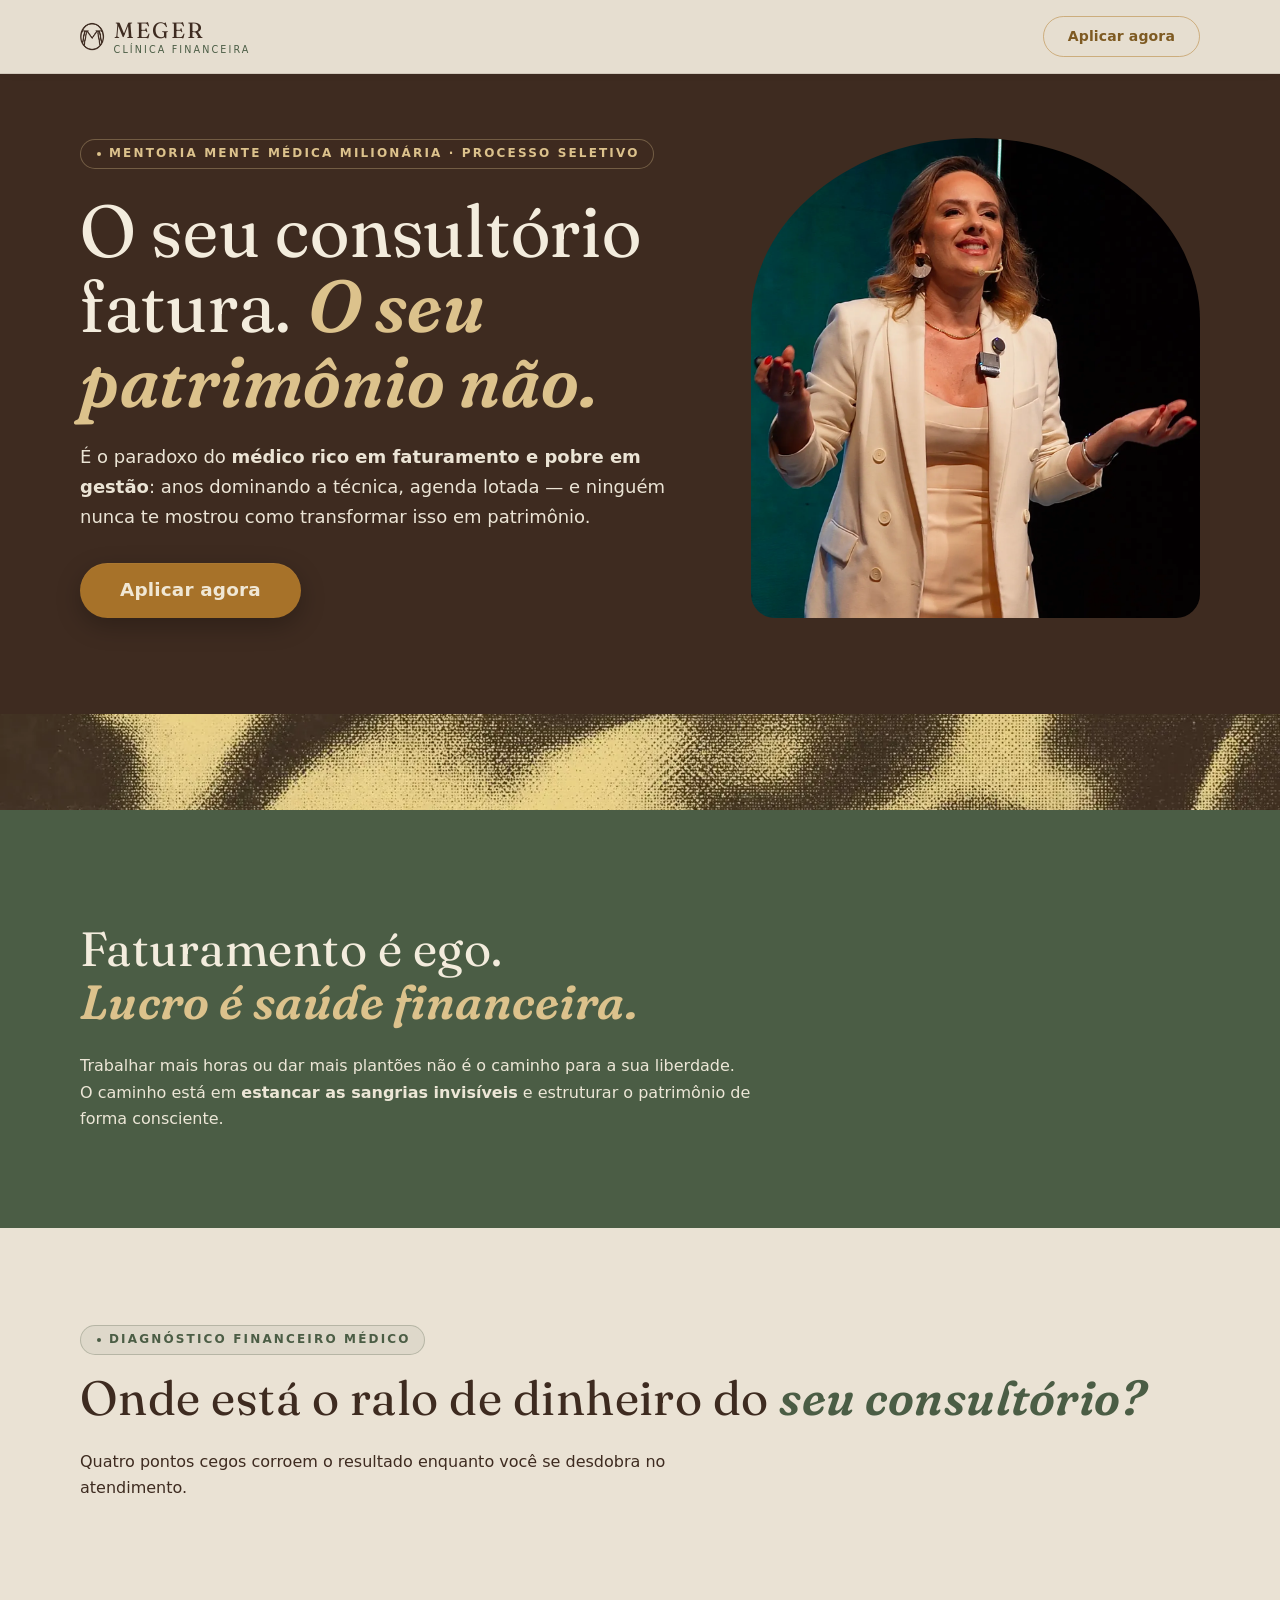
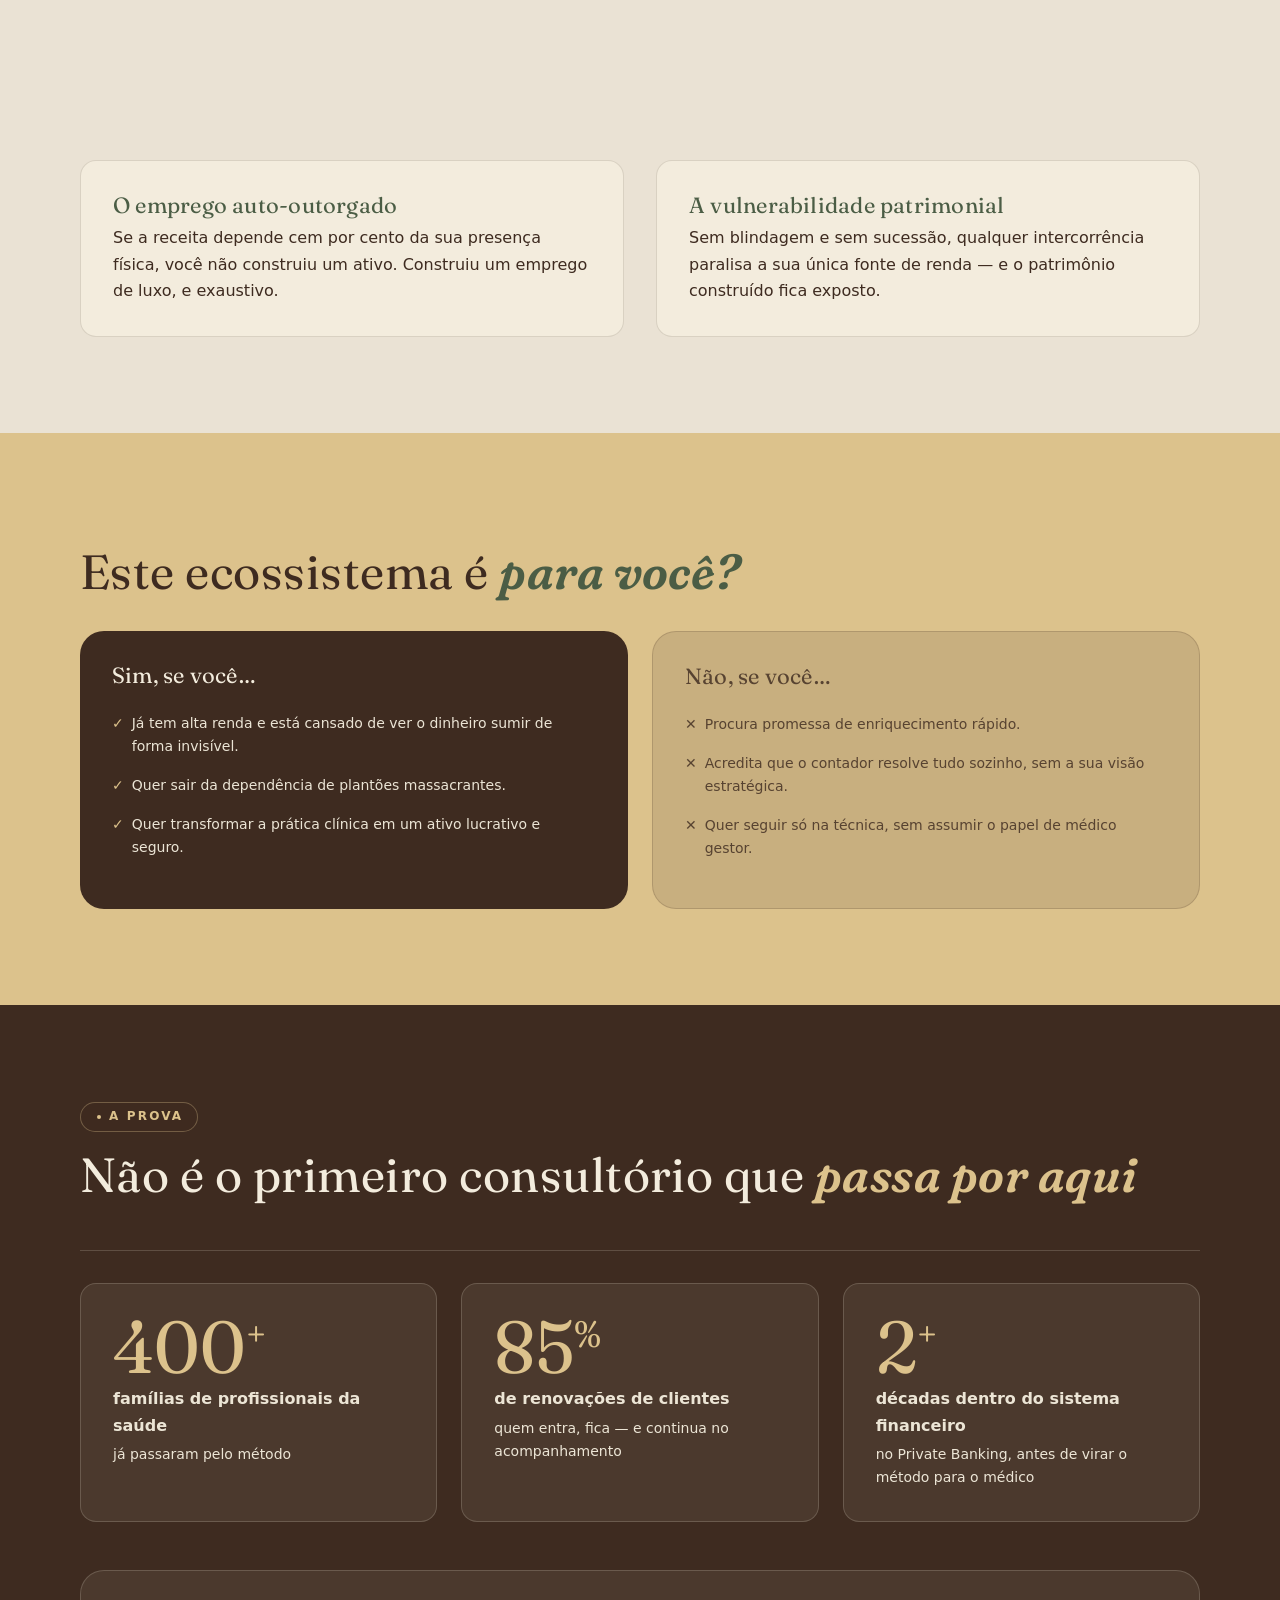
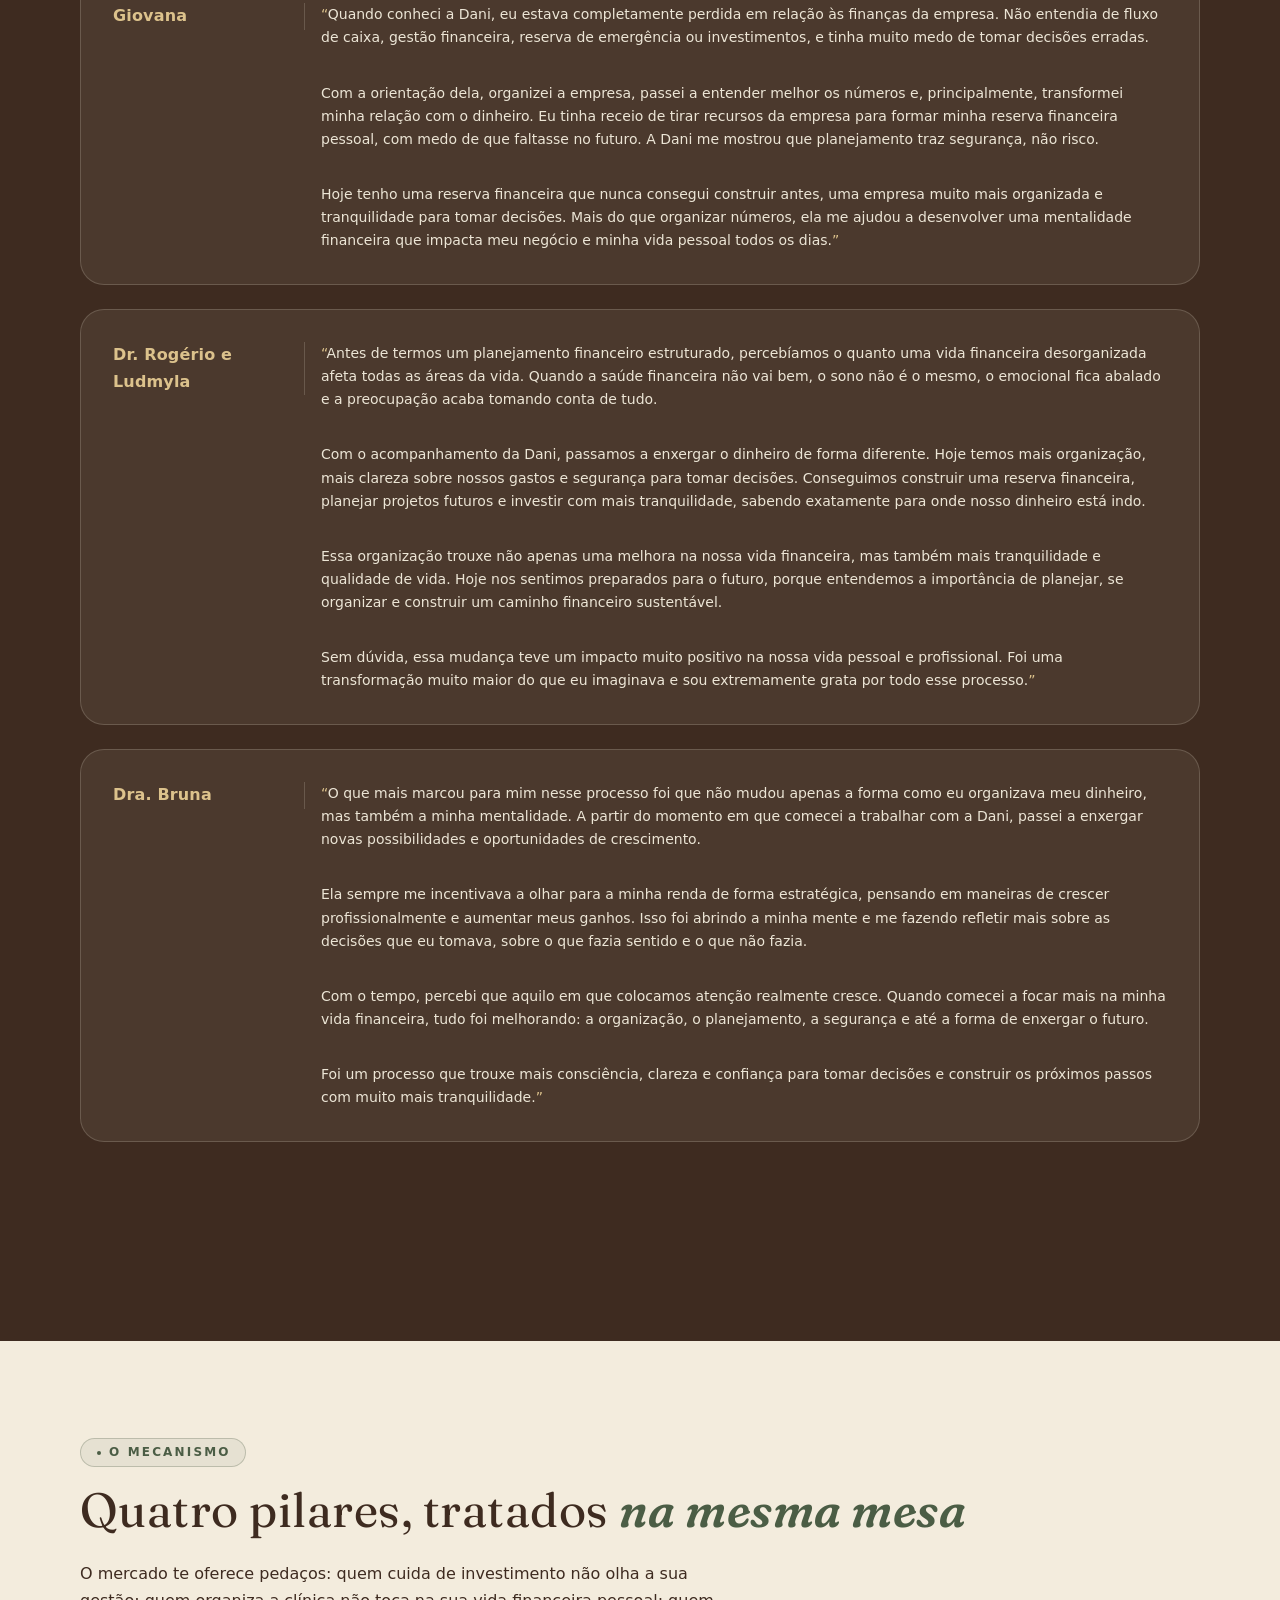
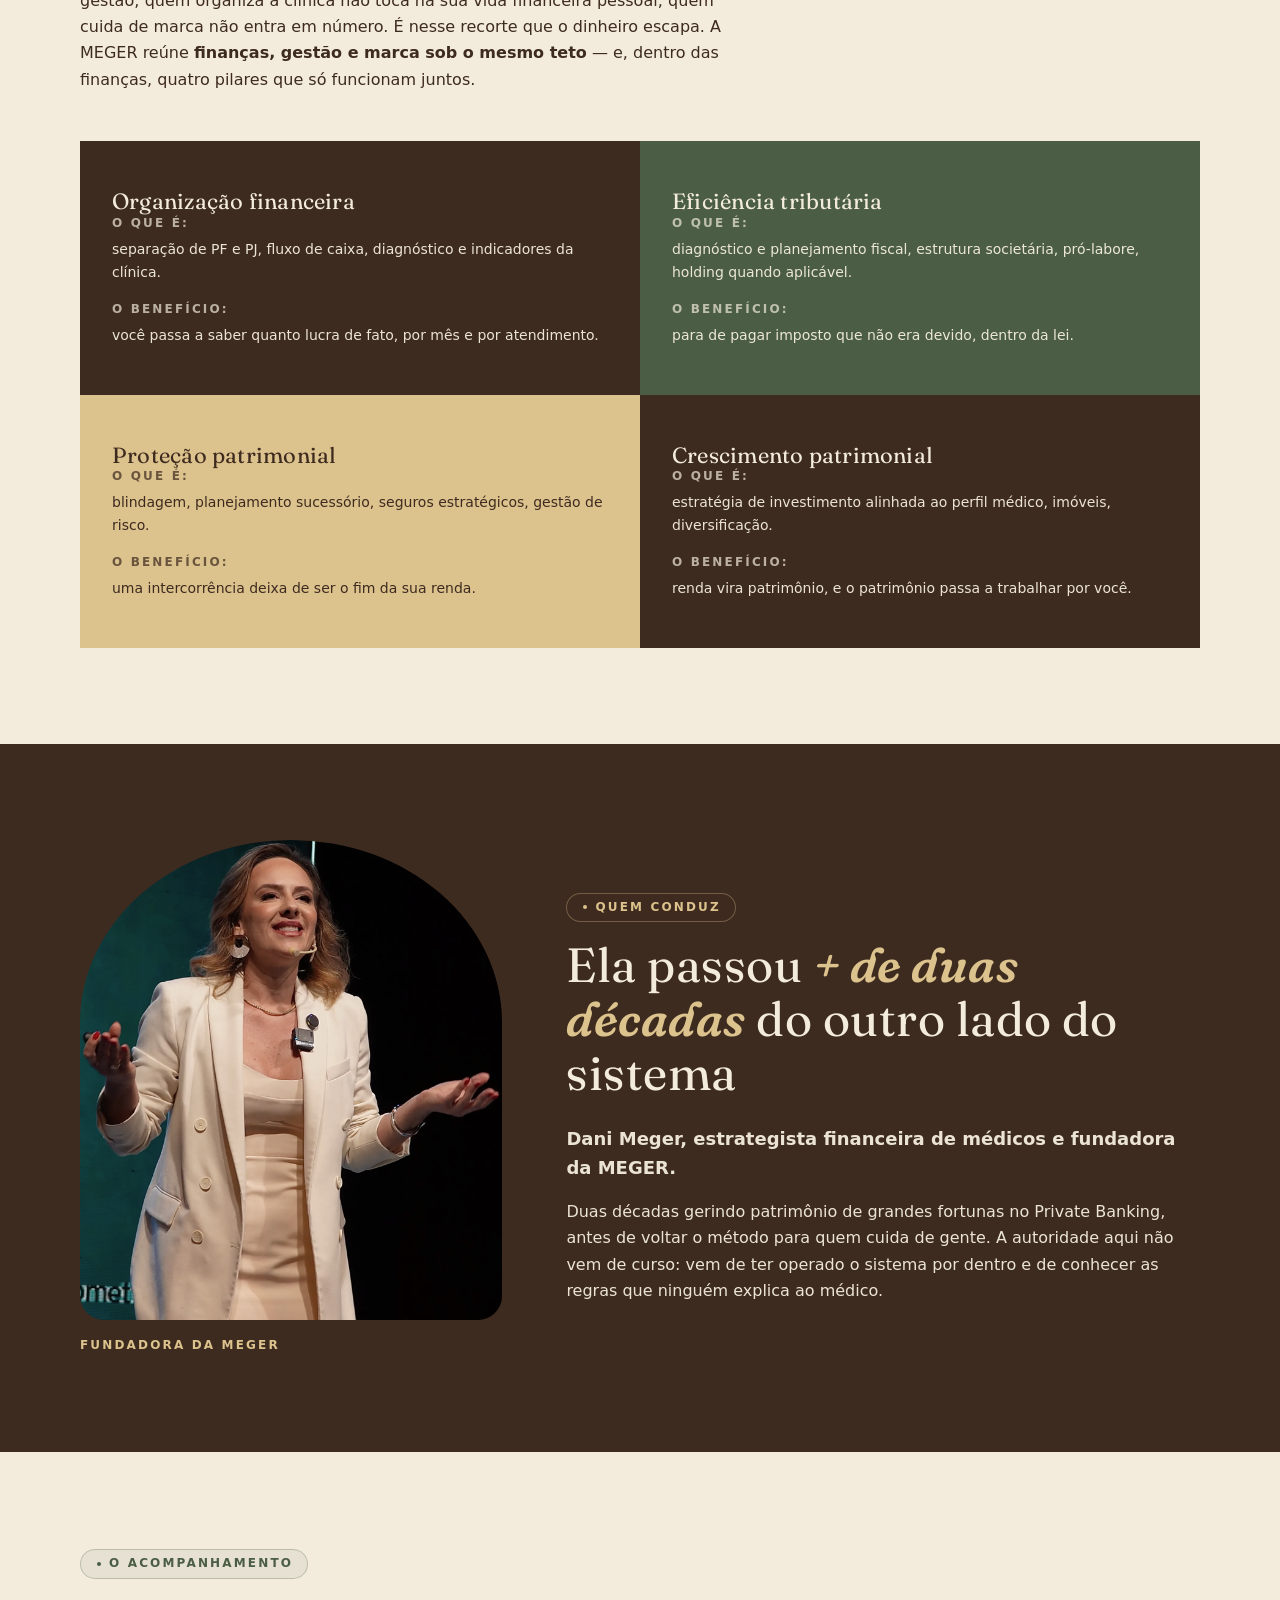
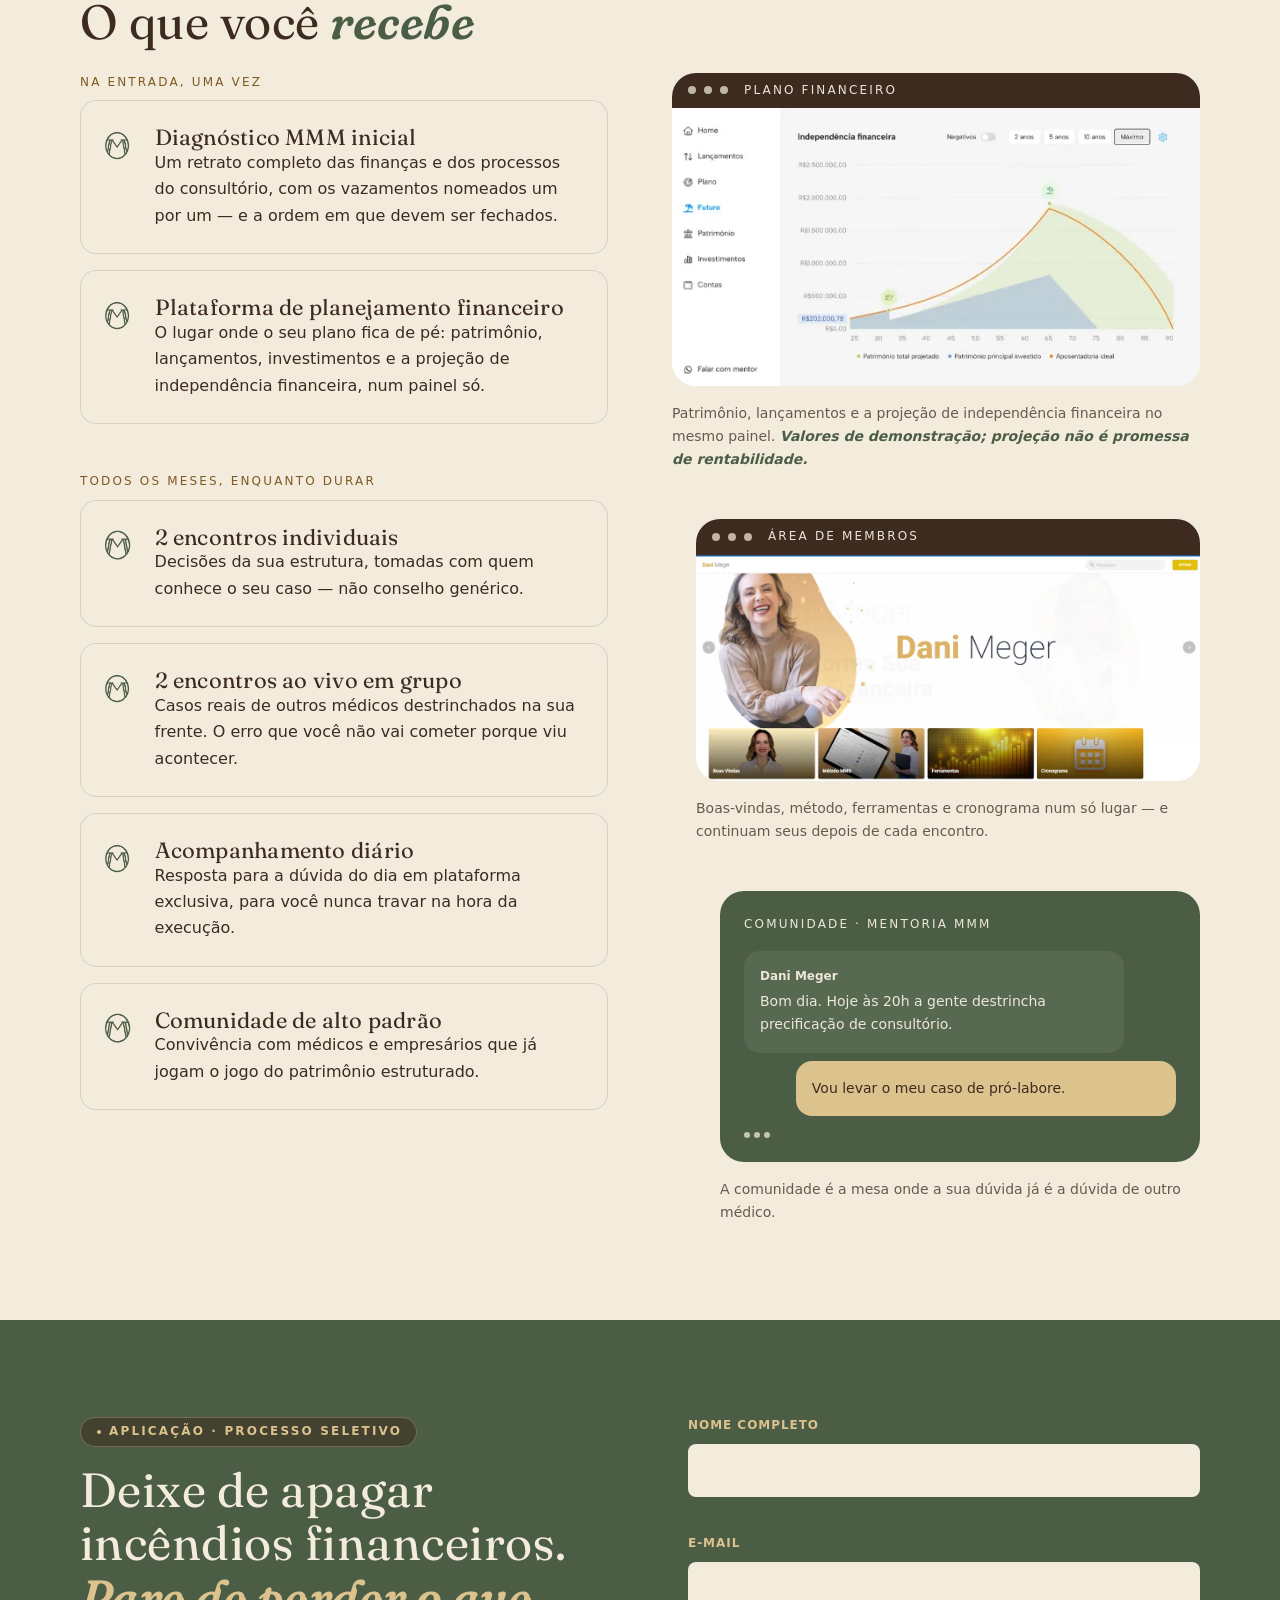
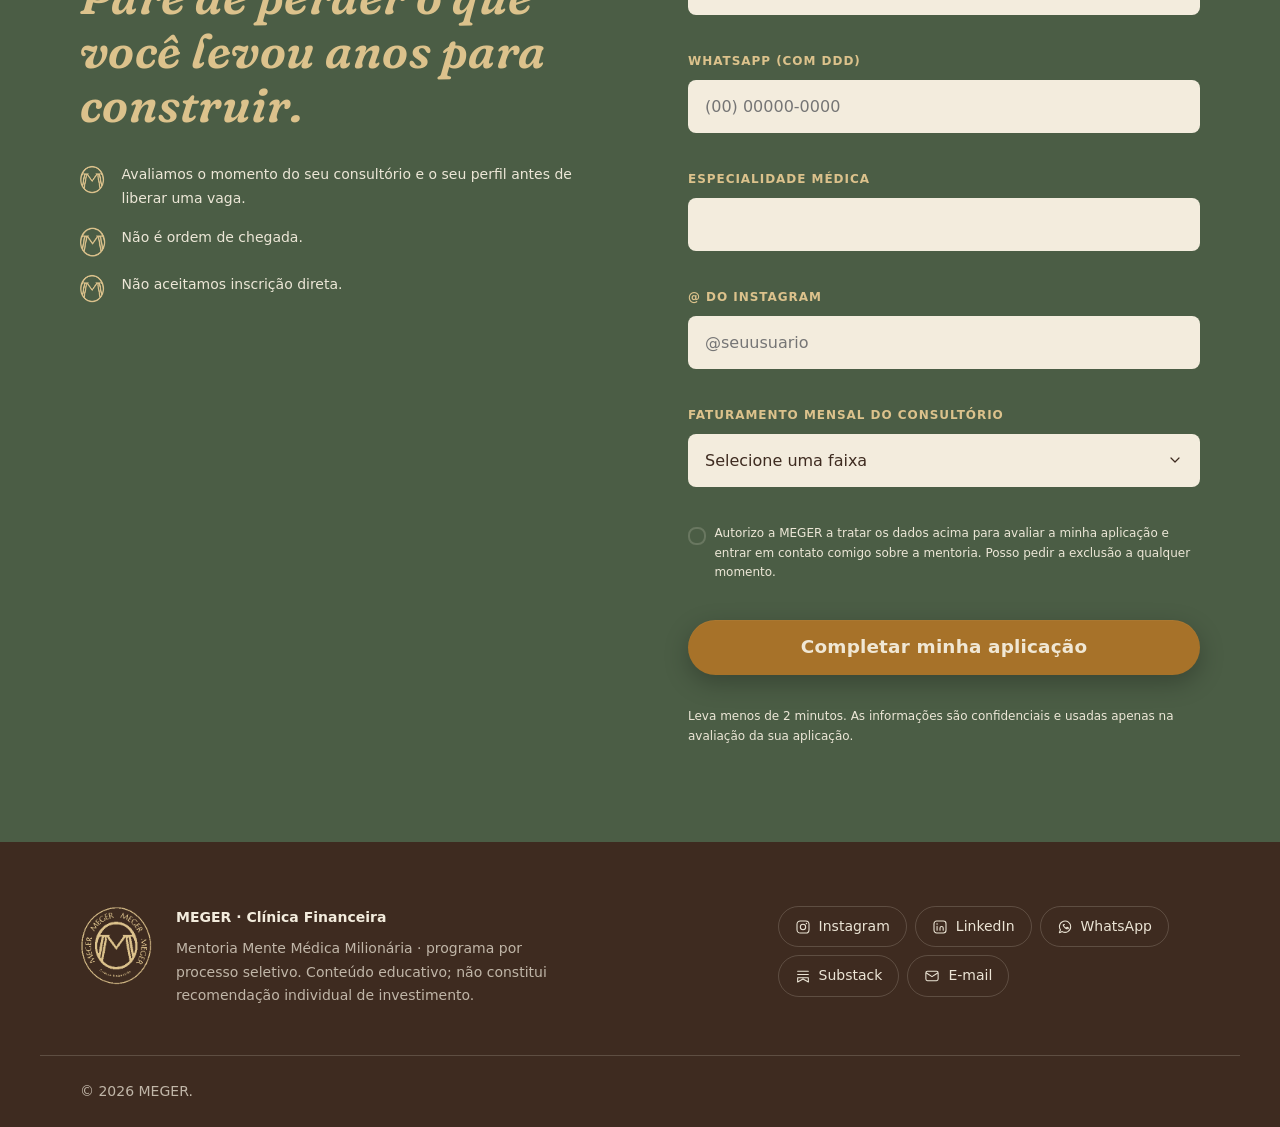
<file: index.html>
<!doctype html>
<html lang="pt-BR">
<head>
<meta charset="utf-8">
<meta name="robots" content="noindex, nofollow">
<meta name="viewport" content="width=device-width, initial-scale=1">
<title>Mentoria Mente Médica Milionária | MEGER</title>
<meta name="description" content="Processo seletivo para médicos com consultório. Finanças, gestão e marca num só ecossistema, para o faturamento virar patrimônio.">

<!-- Open Graph: a imagem fica em JPEG de propósito — WhatsApp e Facebook não
     previsualizam WebP com confiabilidade, e este link circula em WhatsApp. -->
<meta property="og:type" content="website">
<meta property="og:title" content="Mentoria Mente Médica Milionária | MEGER">
<meta property="og:description" content="O seu consultório fatura. O seu patrimônio não.">
<meta property="og:locale" content="pt_BR">
<meta property="og:site_name" content="MEGER · Clínica Financeira">
<!-- TODO(v2.1): og:url e og:image (1200x630, .jpg) quando o domínio existir. -->

<link rel="preconnect" href="https://fonts.googleapis.com">
<link rel="preconnect" href="https://fonts.gstatic.com" crossorigin>
<link rel="stylesheet" href="https://fonts.googleapis.com/css2?family=Fraunces:ital,opsz,wght,SOFT,WONK@0,9..144,300..700,0..100,0..1;1,9..144,300..700,0..100,0..1&display=swap">
<link rel="stylesheet" href="estilo.css">
<link rel="stylesheet" href="assets/specular-button.css">
<script src="assets/atribuicao.js"></script>
<script type="module" src="assets/specular-button.js"></script>
</head>
<body>

<header class="topo">
  <div class="envelope topo__envelope">
    <a href="#" class="marca" aria-label="MEGER, Clínica Financeira">
      <span class="simbolo" aria-hidden="true"></span>
      <span class="marca__texto">
        <span class="marca__nome">MEGER</span>
        <span class="marca__descritor">Clínica Financeira</span>
      </span>
    </a>
    <a href="#aplicacao" class="botao botao--secundario">Aplicar agora</a>
  </div>
</header>

<main>

  <!-- ================= HERÓI =================
       COPY REESCRITA (2026-07-29). Na v1 o H1 era o nome do programa, que não diz
       nada a quem não conhece a marca, e o diagnóstico ficava enterrado no
       parágrafo. Aqui o H1 É o diagnóstico e o nome do programa vira kicker — é o
       que a voz da marca pede: "nomear a dor do médico antes de apresentar a
       solução". Nenhuma promessa nova foi inventada: promessa tangível, meta
       inicial e preço seguem esperando resposta da Dani. -->
  <section class="heroi bloco--marrom">
    <div class="envelope">
      <div class="heroi__grade">
        <div>
          <p class="sobretitulo" data-revela>Mentoria Mente Médica Milionária · processo seletivo</p>
          <h1 data-revela>O seu consultório fatura. <em>O seu patrimônio não.</em></h1>
          <p class="lide" data-revela>É o paradoxo do <strong>médico rico em faturamento e pobre em gestão</strong>:
            anos dominando a técnica, agenda lotada — e ninguém nunca te mostrou como transformar isso
            em patrimônio.</p>
          <p style="margin-top: var(--s-32)" data-revela>
            <a href="#aplicacao" class="specular-button specular-button--lg" data-cta="heroi"
               data-sb='{"radius":60,"lineColor":"#E0BD7A","baseColor":"#D1A45E","intensity":3,"shineSize":5,"shineFade":40,"thickness":1,"speed":1.5,"followMouse":false,"proximity":250,"autoAnimate":true}'
               style="--sb-radius:60px; --sb-blur:0px; --sb-text-color:#F0E7D4; background:#A77229;">
              <span class="specular-button__fx" aria-hidden="true"></span>
              <span class="specular-button__label">Aplicar agora</span>
            </a>
          </p>
        </div>
        <figure class="heroi__figura" data-revela>
          <img class="arco" src="assets/dani-palco.webp" alt="Dani Meger, estrategista financeira de médicos"
               width="1380" height="1725" fetchpriority="high" decoding="async">
        </figure>
      </div>
    </div>
  </section>

  <div class="transicao" role="presentation"></div>

  <!-- ================= FAIXA-ÂNCORA · bloco verde ================= -->
  <section class="faixa bloco--verde">
    <div class="envelope">
      <h2 style="max-width: 26ch">Faturamento é ego.<br><em>Lucro é saúde financeira.</em></h2>
      <p class="medida">Trabalhar mais horas ou dar mais plantões não é o caminho para a sua liberdade.
        O caminho está em <strong>estancar as sangrias invisíveis</strong> e estruturar o patrimônio de
        forma consciente.</p>
    
    </div>
  </section>

  <!-- ================= DIAGNÓSTICO =================
       Era um grid de 4 cartões brancos — que lia como template. Agora é lista
       editorial com regra fina, sem caixa.
       ⚠️ SEM NUMERAÇÃO, de propósito: os quatro pontos cegos NÃO são sequência —
       ninguém "resolve o 01 e depois o 02". Numerar aqui seria decoração, e é
       exatamente o defeito que a auditoria do bundle apontou na v1 ("cards
       numerados que não são sequência"). Numeral fica onde a ordem informa. -->
  <section class="faixa bloco--areia">
    <div class="envelope">
      <p class="sobretitulo" data-revela>Diagnóstico financeiro médico</p>
      <h2 data-revela>Onde está o ralo de dinheiro do <em>seu consultório?</em></h2>
      <p class="medida" data-revela>Quatro pontos cegos corroem o resultado enquanto você se desdobra no
        atendimento.</p>

      <ul class="diagnostico">
        <li data-revela>
          <h3>A falsa prosperidade</h3>
          <p>Consultórios que faturam R$ 200 mil por mês e fecham o período no vermelho, por amadorismo
            operacional e confusão crônica entre pessoa física e jurídica.</p>
        </li>
        <li data-revela>
          <h3>A sangria invisível</h3>
          <p>Perde-se mais com bitributação, glosas de planos e seguros ineficientes do que rende
            qualquer aplicação. A conta não está na Bolsa: está no consultório.</p>
        </li>
        <li data-revela>
          <h3>O emprego auto-outorgado</h3>
          <p>Se a receita depende cem por cento da sua presença física, você não construiu um ativo.
            Construiu um emprego de luxo, e exaustivo.</p>
        </li>
        <li data-revela>
          <h3>A vulnerabilidade patrimonial</h3>
          <p>Sem blindagem e sem sucessão, qualquer intercorrência paralisa a sua única fonte de renda —
            e o patrimônio construído fica exposto.</p>
        </li>
      </ul>
    </div>
  </section>

  <!-- ================= PARA QUEM É =================
       SUBIU para cá em 2026-07-30 (estava entre a prova e o formulário).
       "Deixar para quem é no final não acho legal" — e a razão é de leitura,
       não de gosto: a pessoa acabou de reconhecer a dor no diagnóstico, e é
       nesse instante que ela quer saber se é com ela que se está falando. No
       fim, a mesma seção vira obstáculo na frente do formulário.
       Ordem agora: dor → sou eu? → como funciona → quem conduz → o que recebo
       → prova → aplicar. -->
  <section class="faixa bloco--dourado-claro">
    <div class="envelope">
      <h2 data-revela>Este ecossistema é <em>para você?</em></h2>
      <div class="criterios">
        <div class="criterio criterio--sim" data-revela>
          <h3 style="margin-bottom: var(--s-24)">Sim, se você…</h3>
          <ul>
            <li><span class="criterio__marca" aria-hidden="true">✓</span> Já tem alta renda e está cansado de ver o dinheiro sumir de forma invisível.</li>
            <li><span class="criterio__marca" aria-hidden="true">✓</span> Quer sair da dependência de plantões massacrantes.</li>
            <li><span class="criterio__marca" aria-hidden="true">✓</span> Quer transformar a prática clínica em um ativo lucrativo e seguro.</li>
          </ul>
        </div>
        <div class="criterio criterio--nao" data-revela>
          <h3 style="margin-bottom: var(--s-24)">Não, se você…</h3>
          <ul>
            <li><span class="criterio__marca" aria-hidden="true">✕</span> Procura promessa de enriquecimento rápido.</li>
            <li><span class="criterio__marca" aria-hidden="true">✕</span> Acredita que o contador resolve tudo sozinho, sem a sua visão estratégica.</li>
            <li><span class="criterio__marca" aria-hidden="true">✕</span> Quer seguir só na técnica, sem assumir o papel de médico gestor.</li>
          </ul>
        </div>
      </div>
    </div>
  </section>
  <!-- ================= PROVA =================
       Bloco 3 da sequência acordada (PRODUTO → PROMESSA → PROVA). Reúne o que
       estava em dois lugares: os números, que estavam pendurados na tese, e os
       depoimentos, que estavam no fim da página.

       OS NÚMEROS — fonte de cada um, nenhum calculado aqui:
       · 400+ famílias → JÁ NO AR em dnafinanceiro.danielemeger.com.br
         ("mais de 400 famílias de profissionais da saúde"; o bloco `about-stats`
         traz "400+ Famílias Transformadas" e "24+ Anos"). Espelho local em
         `marketing/dna-financeiro/index.html`
       · 85% de renovações  → substituiu o item RESERVADO em 2026-08-11, a
         pedido do Ricardo. Antes disso não havia fonte para um número de
         RESULTADO (lucro, imposto economizado) em conta nenhuma — varredura em
         `raw/`, na wiki e nos 3 ativos legados devolveu zero, e os únicos
         percentuais vistos ("+18%", "12% de custo") eram da imagem de
         referência, prova fabricada. O número de renovação substitui aquele
         vazio; A CONFIRMAR a fonte exata com a Dani antes de publicar.
       · 2+ décadas    → wiki/daniele-meger.md + a mesma LP em produção
         (era "24 anos"; arredondado para "2+ décadas" a pedido do Ricardo em
         2026-08-11 — mesmo sentido de "+ de 2 décadas", já usado em "Quem
         conduz", só que no formato `valor` + `.numeros__mais` que os outros
         dois cards já usam, para não quebrar em duas linhas no tamanho de
         display grande).
       ⚠️ "23 médicos em acompanhamento" SAIU por decisão do Ricardo (30/07).
         Não reintroduzir sem ele pedir.
       ✅ Depoimentos preenchidos em 2026-08-11 (Giovana; Dr. Rogério e
       Ludmyla; Dra. Bruna) — texto literal enviado pela Dani, sem edição. -->
  <section class="faixa bloco--marrom" id="prova">
    <div class="envelope">
      <p class="sobretitulo" data-revela>A prova</p>
      <h2 data-revela>Não é o primeiro consultório que <em>passa por aqui</em></h2>
      <ul class="numeros">
        <li class="numeros__item" data-revela>
          <p class="numeros__valor">400<span class="numeros__mais">+</span></p>
          <p class="numeros__rotulo">famílias de profissionais da saúde</p>
          <p class="numeros__nota">já passaram pelo método</p>
        </li>
        <li class="numeros__item" data-revela>
          <p class="numeros__valor">85<span class="numeros__mais">%</span></p>
          <p class="numeros__rotulo">de renovações de clientes</p>
          <p class="numeros__nota">quem entra, fica — e continua no acompanhamento</p>
        </li>
        <li class="numeros__item" data-revela>
          <p class="numeros__valor">2<span class="numeros__mais">+</span></p>
          <p class="numeros__rotulo">décadas dentro do sistema financeiro</p>
          <p class="numeros__nota">no Private Banking, antes de virar o método para o médico</p>
        </li>
      </ul>
      <div class="prova-slots">
        <figure class="depoimento" data-revela>
          <blockquote>
            <p>Quando conheci a Dani, eu estava completamente perdida em relação às finanças da empresa.
              Não entendia de fluxo de caixa, gestão financeira, reserva de emergência ou investimentos, e
              tinha muito medo de tomar decisões erradas.</p>
            <p>Com a orientação dela, organizei a empresa, passei a entender melhor os números e,
              principalmente, transformei minha relação com o dinheiro. Eu tinha receio de tirar recursos
              da empresa para formar minha reserva financeira pessoal, com medo de que faltasse no futuro.
              A Dani me mostrou que planejamento traz segurança, não risco.</p>
            <p>Hoje tenho uma reserva financeira que nunca consegui construir antes, uma empresa muito mais
              organizada e tranquilidade para tomar decisões. Mais do que organizar números, ela me ajudou
              a desenvolver uma mentalidade financeira que impacta meu negócio e minha vida pessoal todos
              os dias.</p>
          </blockquote>
          <figcaption>Giovana</figcaption>
        </figure>

        <figure class="depoimento" data-revela>
          <blockquote>
            <p>Antes de termos um planejamento financeiro estruturado, percebíamos o quanto uma vida
              financeira desorganizada afeta todas as áreas da vida. Quando a saúde financeira não vai
              bem, o sono não é o mesmo, o emocional fica abalado e a preocupação acaba tomando conta de
              tudo.</p>
            <p>Com o acompanhamento da Dani, passamos a enxergar o dinheiro de forma diferente. Hoje temos
              mais organização, mais clareza sobre nossos gastos e segurança para tomar decisões.
              Conseguimos construir uma reserva financeira, planejar projetos futuros e investir com mais
              tranquilidade, sabendo exatamente para onde nosso dinheiro está indo.</p>
            <p>Essa organização trouxe não apenas uma melhora na nossa vida financeira, mas também mais
              tranquilidade e qualidade de vida. Hoje nos sentimos preparados para o futuro, porque
              entendemos a importância de planejar, se organizar e construir um caminho financeiro
              sustentável.</p>
            <p>Sem dúvida, essa mudança teve um impacto muito positivo na nossa vida pessoal e
              profissional. Foi uma transformação muito maior do que eu imaginava e sou extremamente grata
              por todo esse processo.</p>
          </blockquote>
          <figcaption>Dr. Rogério e Ludmyla</figcaption>
        </figure>

        <figure class="depoimento" data-revela>
          <blockquote>
            <p>O que mais marcou para mim nesse processo foi que não mudou apenas a forma como eu
              organizava meu dinheiro, mas também a minha mentalidade. A partir do momento em que comecei
              a trabalhar com a Dani, passei a enxergar novas possibilidades e oportunidades de
              crescimento.</p>
            <p>Ela sempre me incentivava a olhar para a minha renda de forma estratégica, pensando em
              maneiras de crescer profissionalmente e aumentar meus ganhos. Isso foi abrindo a minha mente
              e me fazendo refletir mais sobre as decisões que eu tomava, sobre o que fazia sentido e o
              que não fazia.</p>
            <p>Com o tempo, percebi que aquilo em que colocamos atenção realmente cresce. Quando comecei a
              focar mais na minha vida financeira, tudo foi melhorando: a organização, o planejamento, a
              segurança e até a forma de enxergar o futuro.</p>
            <p>Foi um processo que trouxe mais consciência, clareza e confiança para tomar decisões e
              construir os próximos passos com muito mais tranquilidade.</p>
          </blockquote>
          <figcaption>Dra. Bruna</figcaption>
        </figure>
      </div>

      <p class="prova-cta" data-revela>
        <a href="https://www.instagram.com/s/aGlnaGxpZ2h0OjE3OTc5NTI5MzE5MTM5ODQ0?story_media_id=3855606525809177164&amp;utm_medium=copy_link"
           class="specular-button specular-button--lg" target="_blank" rel="noopener noreferrer" data-cta="depoimentos"
           data-sb='{"radius":60,"lineColor":"#E0BD7A","baseColor":"#D1A45E","intensity":3,"shineSize":5,"shineFade":40,"thickness":1,"speed":1.5,"followMouse":false,"proximity":250,"autoAnimate":true}'
           style="--sb-radius:60px; --sb-blur:0px; --sb-text-color:#F0E7D4; background:#A77229;">
          <span class="specular-button__fx" aria-hidden="true"></span>
          <span class="specular-button__label">Assista aos depoimentos</span>
        </a>
      </p>
    </div>
  </section>
  <!-- ================= MECANISMO · quatro blocos de cor =================
       A auditoria marcou o mecanismo da v1 como `vago` (diferenciava só por
       negação: "não é curso"). São QUATRO pilares (wiki/oferta-e-portfolio.md) —
       e NÃO se confundem com as três frentes da MEGER como empresa (finanças,
       gestão e marca, wiki/meger.md), que são claim de posicionamento e vivem no
       lide. Em 2026-07-29 este H2 dizia "três frentes" sobre quatro blocos:
       título de uma fonte sobre o conteúdo de outra. Se o número de blocos
       mudar, o H2 muda com ele. Cada item é "o que é" → "o benefício". -->
  <section class="faixa">
    <div class="envelope">
      <p class="sobretitulo" data-revela>O mecanismo</p>
      <h2 data-revela>Quatro pilares, tratados <em>na mesma mesa</em></h2>
      <p class="medida" data-revela>O mercado te oferece pedaços: quem cuida de investimento não olha a
        sua gestão; quem organiza a clínica não toca na sua vida financeira pessoal; quem cuida de marca
        não entra em número. É nesse recorte que o dinheiro escapa. A MEGER reúne <strong>finanças, gestão
        e marca sob o mesmo teto</strong> — e, dentro das finanças, quatro pilares que só funcionam juntos.</p>
    </div>
    <div class="envelope">
      <div class="mecanismo">
        <div class="bloco--marrom" data-revela>
          <h3>Organização financeira</h3>
          <p><span class="mecanismo__rotulo">O que é:</span> separação de PF e PJ, fluxo de caixa,
            diagnóstico e indicadores da clínica.</p>
          <p><span class="mecanismo__rotulo">O benefício:</span> você passa a saber quanto lucra de fato,
            por mês e por atendimento.</p>
        </div>
        <div class="bloco--verde" data-revela>
          <h3>Eficiência tributária</h3>
          <p><span class="mecanismo__rotulo">O que é:</span> diagnóstico e planejamento fiscal, estrutura
            societária, pró-labore, holding quando aplicável.</p>
          <p><span class="mecanismo__rotulo">O benefício:</span> para de pagar imposto que não era devido,
            dentro da lei.</p>
        </div>
        <div class="bloco--dourado-claro" data-revela>
          <h3>Proteção patrimonial</h3>
          <p><span class="mecanismo__rotulo">O que é:</span> blindagem, planejamento sucessório, seguros
            estratégicos, gestão de risco.</p>
          <p><span class="mecanismo__rotulo">O benefício:</span> uma intercorrência deixa de ser o fim da
            sua renda.</p>
        </div>
        <div class="bloco--marrom" data-revela>
          <h3>Crescimento patrimonial</h3>
          <p><span class="mecanismo__rotulo">O que é:</span> estratégia de investimento alinhada ao perfil
            médico, imóveis, diversificação.</p>
          <p><span class="mecanismo__rotulo">O benefício:</span> renda vira patrimônio, e o patrimônio
            passa a trabalhar por você.</p>
        </div>
      </div>
    </div>
  </section>

  <!-- ================= AUTORIDADE · bloco marrom =================
       Credencial literal como o CS pediu, com MEGER no lugar de Fidem.
       ⚠️ O terceiro número da v1 ("Bilionários em ativos sob gestão") saiu: a
       auditoria o classificou como categoria vestida de cifra. Não foi
       substituído porque nenhum outro número está confirmado.
       FOTO (2026-08-11, pedido do Ricardo): mesma imagem da hero
       (`dani-palco.webp`), não mais a de estúdio — repete o retrato de palco
       nas duas molduras `.arco` da página. Legenda reduzida a "Fundadora da
       MEGER": "Ex-banqueira" saiu por decisão do Ricardo, sem substituto. -->
  <section class="faixa bloco--marrom">
    <div class="envelope">
      <div class="autoridade">
        <figure class="autoridade__figura" data-revela>
          <img class="arco" src="assets/dani-palco.webp" alt="Dani Meger em palestra"
               width="1380" height="1725" loading="lazy" decoding="async">
          <figcaption class="sobretitulo sobretitulo--simples" style="margin-top: var(--s-16)">Fundadora da MEGER</figcaption>
        </figure>
        <div data-revela>
          <p class="sobretitulo">Quem conduz</p>
          <h2>Ela passou <em>+ de duas décadas</em> do outro lado do sistema</h2>
          <p class="lide"><strong>Dani Meger, estrategista financeira de médicos e fundadora da MEGER.</strong></p>
          <p>Duas décadas gerindo patrimônio de grandes fortunas no Private Banking, antes de voltar o
            método para quem cuida de gente. A autoridade aqui não vem de curso: vem de ter operado o
            sistema por dentro e de conhecer as regras que ninguém explica ao médico.</p>
        </div>
      </div>
    </div>
  </section>

  <!-- ================= O QUE VOCÊ RECEBE + MAQUETES =================
       Único bloco que a auditoria marcou como `ok`. Os 5 entregáveis são os
       declarados na página v1 em produção (`mentoria-mmm/project/*.dc.html`) —
       não foram inventados aqui.
       ⚠️ NÃO numerar de 01 a 05 como fazia a v1: só o diagnóstico é etapa (uma
       vez, na entrada); os outros quatro são recorrentes e simultâneos. Numerar
       tudo diria que existe uma ordem que não existe. A divisão "na entrada" ×
       "todos os meses" é a informação real, e substitui o numeral.
       ⚠️ Duas categorias convivem aqui, e a diferença é deliberada: a maquete
       DESENHADA (comunidade) é ilustração e leva `aria-hidden`, porque o texto
       ao lado carrega a substância; os PRINTS REAIS de produto (planejamento,
       área de membros) são conteúdo e levam `alt` de verdade.
       Nenhuma das três traz número de resultado nem depoimento:
       a referência que inspirou a seção tinha "+18% de faturamento" e um médico
       nomeado dizendo ter cortado 12% de custo. Isso é prova fabricada
       (`oferta-universal`: "prova inventada é fraude"). Aqui os valores são de
       ESTRUTURA (o que a planilha MOSTRA), rotulados como ilustrativos, e a
       segunda voz do chat é a do próprio leitor, não um cliente fictício.
       ⚠️ Sem domínio inventado na barra do navegador: `app.<algo>` não existe. -->
  <section class="faixa">
    <div class="envelope">
      <p class="sobretitulo" data-revela>O acompanhamento</p>
      <h2 data-revela>O que você <em>recebe</em></h2>
    </div>
    <div class="envelope">
      <div class="entrega">
        <div class="entrega__lista">
          <p class="entrega__rotulo" data-revela>Na entrada, uma vez</p>
          <div class="etapa" data-revela>
            <span class="simbolo" aria-hidden="true"></span>
            <div>
              <h3>Diagnóstico MMM inicial</h3>
              <p>Um retrato completo das finanças e dos processos do consultório, com os vazamentos
                nomeados um por um — e a ordem em que devem ser fechados.</p>
            </div>
          </div>
          <!-- Entregável levantado em 30/07: a plataforma de planejamento faz parte
               da mentoria e NÃO estava na página. Descrição estritamente do que a
               ferramenta exibe (o menu do produto) — nada sobre frequência de uso,
               atualização ou resultado, que não temos como sustentar. -->
          <div class="etapa" data-revela>
            <span class="simbolo" aria-hidden="true"></span>
            <div>
              <h3>Plataforma de planejamento financeiro</h3>
              <p>O lugar onde o seu plano fica de pé: patrimônio, lançamentos, investimentos e a
                projeção de independência financeira, num painel só.</p>
            </div>
          </div>

          <p class="entrega__rotulo" data-revela>Todos os meses, enquanto durar</p>
          <div class="etapa" data-revela>
            <span class="simbolo" aria-hidden="true"></span>
            <div>
              <h3>2 encontros individuais</h3>
              <p>Decisões da sua estrutura, tomadas com quem conhece o seu caso — não conselho genérico.</p>
            </div>
          </div>
          <div class="etapa" data-revela>
            <span class="simbolo" aria-hidden="true"></span>
            <div>
              <h3>2 encontros ao vivo em grupo</h3>
              <p>Casos reais de outros médicos destrinchados na sua frente. O erro que você não vai cometer
                porque viu acontecer.</p>
            </div>
          </div>
          <div class="etapa" data-revela>
            <span class="simbolo" aria-hidden="true"></span>
            <div>
              <h3>Acompanhamento diário</h3>
              <p>Resposta para a dúvida do dia em plataforma exclusiva, para você nunca travar na hora da
                execução.</p>
            </div>
          </div>
          <div class="etapa" data-revela>
            <span class="simbolo" aria-hidden="true"></span>
            <div>
              <h3>Comunidade de alto padrão</h3>
              <p>Convivência com médicos e empresários que já jogam o jogo do patrimônio estruturado.</p>
            </div>
          </div>
        </div>

        <div class="maquetes">
          <!-- ⚠️ A maquete do DIAGNÓSTICO (painel marrom com faturamento, custos,
               impostos e a pílula "vazamento") saiu em 30/07 por decisão do
               Ricardo: com quatro peças a seção ficou pesada. Foi a única das
               quatro que era DESENHADA com valores inventados — as duas telas de
               produto são print real e a da comunidade não tem número. Saindo
               ela, a seção passou a ter só o que existe. Não reintroduzir sem
               pedido; se voltar, volta como print do diagnóstico de verdade. -->

          <!-- maquete 1 · a plataforma de planejamento — PRINT REAL, conta de
               DEMONSTRAÇÃO (confirmado pelo Ricardo em 30/07), então não há dado
               financeiro de terceiro nesta página.
               ⚠️ A legenda declara DUAS coisas, e nenhuma é opcional:
               (a) valores de demonstração; (b) projeção NÃO é promessa de
               rentabilidade. Esta marca se recusa a prometer retorno financeiro —
               é por isso que o número de resultado ficou reservado em vez de
               estimado. Uma curva subindo até R$ 2 mi sem essas duas frases faz
               por imagem exatamente a promessa que o texto recusa.
               ⚠️ A tela irmã (metas por categoria) foi RECUSADA: renda média de
               R$ 9.000 contra um ICP de R$ 150k–1M/mês, "Dezembro 2023" impresso
               e três zonas de informação ilegíveis nesta largura.
               ⚠️ Captura de 601px de largura — exibida a ~500px é 1,2×, não 2×.
               Recapturar em tela maior antes de publicar. -->
          <figure class="maquete maquete--plano" data-revela>
            <div class="maquete__janela">
              <div class="maquete__barra" aria-hidden="true">
                <span class="maquete__ponto"></span><span class="maquete__ponto"></span><span class="maquete__ponto"></span>
                <span class="maquete__aba">Plano financeiro</span>
              </div>
              <img src="assets/plataforma-planejamento.webp" width="601" height="316"
                   loading="lazy" decoding="async"
                   alt="Painel de planejamento da plataforma, com a projeção de patrimônio ao longo dos anos e o menu de lançamentos, plano, futuro, patrimônio, investimentos e contas">
            </div>
            <figcaption class="maquete__legenda">Patrimônio, lançamentos e a projeção de independência
              financeira no mesmo painel. <em>Valores de demonstração; projeção não é promessa de
              rentabilidade.</em></figcaption>
          </figure>

          <!-- maquete 2 · a área de membros — O PRINT DE VERDADE.
               Por decisão do Ricardo (30/07) a maquete usa a captura real da
               área de membros, e não uma recriação em CSS. Convertida com sharp:
               PNG 1898×849 (0,87 MB) → WebP 1200×537 (29,6 KB), q80.
               ⚠️ A captura está na MARCA ANTIGA ("Dani Meger" dourado sobre
               branco, azul de sistema no topo). Registrado e aceito: é o produto
               como ele existe hoje, e o rebrand da plataforma é outro trabalho.
               Quando ela virar MEGER, troca-se o arquivo e nada mais.
               ⚠️ Aqui o `alt` é REAL, e a imagem NÃO leva `aria-hidden` como as
               outras duas maquetes: esta não ilustra, ela mostra o produto. -->
          <figure class="maquete maquete--nave" data-revela>
            <div class="maquete__janela">
              <div class="maquete__barra" aria-hidden="true">
                <span class="maquete__ponto"></span><span class="maquete__ponto"></span><span class="maquete__ponto"></span>
                <span class="maquete__aba">Área de membros</span>
              </div>
              <img src="assets/plataforma-membros.webp" width="1200" height="537"
                   loading="lazy" decoding="async"
                   alt="Área de membros da plataforma, com as trilhas Boas Vindas, Método MMD, Ferramentas e Cronograma">
            </div>
            <figcaption class="maquete__legenda">Boas-vindas, método, ferramentas e cronograma num só
              lugar — e continuam seus depois de cada encontro.</figcaption>
          </figure>

          <!-- maquete 3 · a comunidade -->
          <figure class="maquete maquete--fone" data-revela>
            <div class="maquete__aparelho" aria-hidden="true">
              <p class="maquete__etiqueta">Comunidade · Mentoria MMM</p>
              <p class="bolha"><span class="bolha__autor">Dani Meger</span>Bom dia. Hoje às 20h a gente
                destrincha precificação de consultório.</p>
              <p class="bolha bolha--eu">Vou levar o meu caso de pró-labore.</p>
              <p class="maquete__digitando"><span></span><span></span><span></span></p>
            </div>
            <figcaption class="maquete__legenda">A comunidade é a mesa onde a sua dúvida já é a dúvida
              de outro médico.</figcaption>
          </figure>
        </div>
      </div>
    </div>
  </section>
  <!-- ================= APLICAÇÃO · bloco verde ================= -->
  <!-- LADO A LADO (2026-07-30). A v2 empilhava tudo numa coluna de 34rem: o
       formulário caía embaixo de um texto curto e a seção terminava com um
       paredão de campos. A v1 em produção acertava aqui — copy à esquerda,
       formulário à direita — e é a forma que o Ricardo pediu de volta.
       O que MUDA em relação à v1: lá a coluna esquerda abria com "Vagas
       extremamente limitadas por turma", escassez que a auditoria reprovou por
       não ser datável nem verificável. No lugar dela, a frase de impacto (que é
       copy real da v1, sem promessa e sem número) e as três linhas de processo
       que substituem o parágrafo — mesma informação, forma que lê melhor ao
       lado de um formulário. -->
  <section class="faixa bloco--verde" id="aplicacao">
    <div class="envelope">
      <div class="aplicacao">
        <div class="aplicacao__copy" data-revela>
          <p class="sobretitulo">Aplicação · processo seletivo</p>
          <!-- A frase de impacto É o H2, não um parágrafo abaixo dele.
               Duas razões, e nenhuma é estética:
               1. "Entre pelo processo seletivo" como título + a frase logo abaixo
                  davam duas vozes grandes disputando a mesma coluna, e as três
                  linhas de processo já dizem o que o título dizia.
               2. CONTRASTE: `em` em dourado-claro sobre verde dá 4,11 e só passa
                  a partir de 24px (AA Large). Em parágrafo de 22px reprovava; o
                  h2 tem piso de 30,4px, então aqui passa. É a armadilha nº 3 da
                  paleta, registrada na rule desta instância.
               A copy é da v1 em produção: verdadeira, sem promessa e sem número. -->
          <h2>Deixe de apagar incêndios financeiros. <em>Pare de perder o que você levou anos para
            construir.</em></h2>

          <!-- ⚠️ A v1 dizia "vagas extremamente limitadas por turma" sem data
               nem número. A auditoria classificou como escassez não verificável,
               e esta marca recusa urgência artificial. As três linhas abaixo
               afirmam só o que é verificável — são o parágrafo anterior em forma
               de lista. Quando houver turma com data e vagas, entra aqui. -->
          <ul class="aplicacao__processo">
            <li><span class="simbolo" aria-hidden="true"></span>Avaliamos o momento do seu consultório e
              o seu perfil antes de liberar uma vaga.</li>
            <li><span class="simbolo" aria-hidden="true"></span>Não é ordem de chegada.</li>
            <li><span class="simbolo" aria-hidden="true"></span>Não aceitamos inscrição direta.</li>
          </ul>
        </div>

        <form class="formulario" id="form-aplicacao" novalidate data-revela>
          <div class="campo" id="campo-nome">
            <label for="nome">Nome completo</label>
            <input id="nome" name="nome" type="text" autocomplete="name" aria-describedby="erro-nome">
            <p class="campo__erro" id="erro-nome" role="alert"></p>
          </div>

          <div class="campo" id="campo-email">
            <label for="email">E-mail</label>
            <input id="email" name="email" type="email" inputmode="email" autocomplete="email" aria-describedby="erro-email">
            <p class="campo__erro" id="erro-email" role="alert"></p>
          </div>

          <div class="campo" id="campo-whatsapp">
            <label for="whatsapp">WhatsApp (com DDD)</label>
            <input id="whatsapp" name="whatsapp" type="tel" inputmode="tel" autocomplete="tel"
                   placeholder="(00) 00000-0000" aria-describedby="erro-whatsapp">
            <p class="campo__erro" id="erro-whatsapp" role="alert"></p>
          </div>

          <div class="campo" id="campo-especialidade">
            <label for="especialidade">Especialidade médica</label>
            <input id="especialidade" name="especialidade" type="text" aria-describedby="erro-especialidade">
            <p class="campo__erro" id="erro-especialidade" role="alert"></p>
          </div>

          <div class="campo" id="campo-instagram">
            <label for="instagram">@ do Instagram</label>
            <input id="instagram" name="instagram" type="text" inputmode="text" autocapitalize="none"
                   placeholder="@seuusuario" aria-describedby="erro-instagram">
            <p class="campo__erro" id="erro-instagram" role="alert"></p>
          </div>

          <div class="campo" id="campo-faturamento">
            <label for="faturamento">Faturamento mensal do consultório</label>
            <!-- ⚠️ Piso subiu: a v1 começava em "até R$ 50 mil" e o ICP do briefing
                 tem piso de R$ 150 mil/mês. A primeira faixa captura quem está
                 abaixo em vez de descartar (perder o dado é pior que reprovar
                 depois), mas o corte fica explícito para a triagem.
                 A CONFIRMAR com a Dani. -->
            <select id="faturamento" name="faturamento" aria-describedby="erro-faturamento">
              <option value="">Selecione uma faixa</option>
              <option value="abaixo-100k">Abaixo de R$ 100 mil</option>
              <option value="100k-200k">R$ 100 mil a R$ 200 mil</option>
              <option value="200k-500k">R$ 200 mil a R$ 500 mil</option>
              <option value="acima-500k">Acima de R$ 500 mil</option>
            </select>
            <p class="campo__erro" id="erro-faturamento" role="alert"></p>
          </div>

          <!-- Honeypot. Nunca retorna erro para quem preenche: o servidor
               responde 200 e descarta. 4xx ensina o bot que o campo é armadilha. -->
          <div class="armadilha" aria-hidden="true">
            <label for="empresa_site">Site da empresa</label>
            <input id="empresa_site" name="empresa_site" type="text" tabindex="-1" autocomplete="off">
          </div>

          <div class="campo" id="campo-consentimento">
            <label class="consentimento" for="consentimento" style="text-transform: none; letter-spacing: normal; font-weight: var(--fw-normal); color: var(--text-on-dark)">
              <span class="consentimento__caixa">
                <input id="consentimento" name="consentimento" type="checkbox" aria-describedby="erro-consentimento">
                <span class="consentimento__marca" aria-hidden="true"></span>
              </span>
              <span id="texto-consentimento">Autorizo a MEGER a tratar os dados acima para avaliar a
                minha aplicação e entrar em contato comigo sobre a mentoria. Posso pedir a exclusão a
                qualquer momento.</span>
            </label>
            <p class="campo__erro" id="erro-consentimento" role="alert"></p>
          </div>

          <!-- Mesmo shader do botão do herói (pedido em 2026-08-06). Config de
               `data-sb` idêntica: cor, raio e escala do brilho batem com a origem. -->
          <button type="submit" class="specular-button specular-button--lg botao--largo" id="botao-enviar"
                  data-sb='{"radius":60,"lineColor":"#E0BD7A","baseColor":"#D1A45E","intensity":3,"shineSize":5,"shineFade":40,"thickness":1,"speed":1.5,"followMouse":false,"proximity":250,"autoAnimate":true}'
                  style="--sb-radius:60px; --sb-blur:0px; --sb-text-color:#F0E7D4; background:#A77229;">
            <span class="specular-button__fx" aria-hidden="true"></span>
            <span class="specular-button__label">Completar minha aplicação</span>
          </button>

          <p class="aviso-envio aviso-envio--erro" id="aviso-erro" role="alert" hidden></p>

          <p style="font-size: var(--fs-xs)">Leva menos de 2 minutos. As informações são confidenciais e
            usadas apenas na avaliação da sua aplicação.</p>
        </form>
      </div>
    </div>
  </section>

</main>

<!-- 🔴 URLS PENDENTES: nenhum handle de rede é confirmado para ESTE ativo (a
     `dna-financeiro`, produto irmão, tem WhatsApp e redes próprios — reaproveitar
     o número dela aqui desviaria contato real para a fila errada). Os cinco
     `href="#"` abaixo ficam de propósito, mesmo padrão de TODO da referência:
     handle inventado vira link quebrado em produção. Trocar pelos reais antes
     de publicar. -->
<footer class="rodape rodape--completo">
  <div class="envelope rodape__grade">
    <div class="rodape__marca">
      <span class="selo" aria-hidden="true"></span>
      <div>
        <p><strong>MEGER · Clínica Financeira</strong></p>
        <p class="rodape__descricao">Mentoria Mente Médica Milionária · programa por processo seletivo.
          Conteúdo educativo; não constitui recomendação individual de investimento.</p>
      </div>
    </div>

    <nav class="rodape__redes" aria-label="MEGER nas redes">
      <!-- TODO(links): perfil real do Instagram. -->
      <a class="rodape__rede" href="#" rel="noopener noreferrer">
        <svg class="icone" viewBox="0 0 24 24" fill="none" stroke="currentColor" stroke-width="1.6"
             stroke-linecap="round" stroke-linejoin="round" aria-hidden="true">
          <rect x="3" y="3" width="18" height="18" rx="5"/><circle cx="12" cy="12" r="4"/>
          <circle cx="17.2" cy="6.8" r="1.1" fill="currentColor" stroke="none"/>
        </svg> Instagram
      </a>
      <!-- TODO(links): perfil real do LinkedIn. -->
      <a class="rodape__rede" href="#" rel="noopener noreferrer">
        <svg class="icone" viewBox="0 0 24 24" fill="none" stroke="currentColor" stroke-width="1.6"
             stroke-linecap="round" stroke-linejoin="round" aria-hidden="true">
          <rect x="3" y="3" width="18" height="18" rx="4"/>
          <path d="M7.6 10.8V17M12 17v-3.4a2.4 2.4 0 0 1 4.8 0V17"/>
          <circle cx="7.6" cy="7.4" r="1.1" fill="currentColor" stroke="none"/>
        </svg> LinkedIn
      </a>
      <!-- TODO(links): número real de WhatsApp da MEGER (não o da dna-financeiro). -->
      <a class="rodape__rede" href="#" rel="noopener noreferrer">
        <svg class="icone" viewBox="0 0 24 24" fill="none" stroke="currentColor" stroke-width="1.6"
             stroke-linecap="round" stroke-linejoin="round" aria-hidden="true">
          <path d="M20.5 11.6a8.4 8.4 0 0 1-12.6 7.3L3.5 20.5l1.7-4.3A8.4 8.4 0 1 1 20.5 11.6Z"/>
          <path d="M9.2 9c.5 2.4 2.4 4.3 4.8 4.8l.9-1.4 2 .7v1.6c-3.4.5-6.9-2.6-7.4-6.1l1.6-.2Z"/>
        </svg> WhatsApp
      </a>
      <!-- TODO(links): publicação real no Substack. -->
      <a class="rodape__rede" href="#" rel="noopener noreferrer">
        <svg class="icone" viewBox="0 0 24 24" fill="none" stroke="currentColor" stroke-width="1.6"
             stroke-linecap="round" stroke-linejoin="round" aria-hidden="true">
          <path d="M4 5h16M4 9.8h16M4 14.6h16V21l-8-4.4L4 21Z"/>
        </svg> Substack
      </a>
      <!-- TODO(links): e-mail real de contato da MEGER. -->
      <a class="rodape__rede" href="#">
        <svg class="icone" viewBox="0 0 24 24" fill="none" stroke="currentColor" stroke-width="1.6"
             stroke-linecap="round" stroke-linejoin="round" aria-hidden="true">
          <rect x="2.8" y="5" width="18.4" height="14" rx="2.4"/><path d="m3.6 7.4 8.4 5.6 8.4-5.6"/>
        </svg> E-mail
      </a>
    </nav>
  </div>
  <div class="envelope rodape__base">
    <p>© 2026 MEGER.</p>
  </div>
</footer>

<script src="revela.js"></script>
<script src="captacao.js"></script>
</body>
</html>
</file>
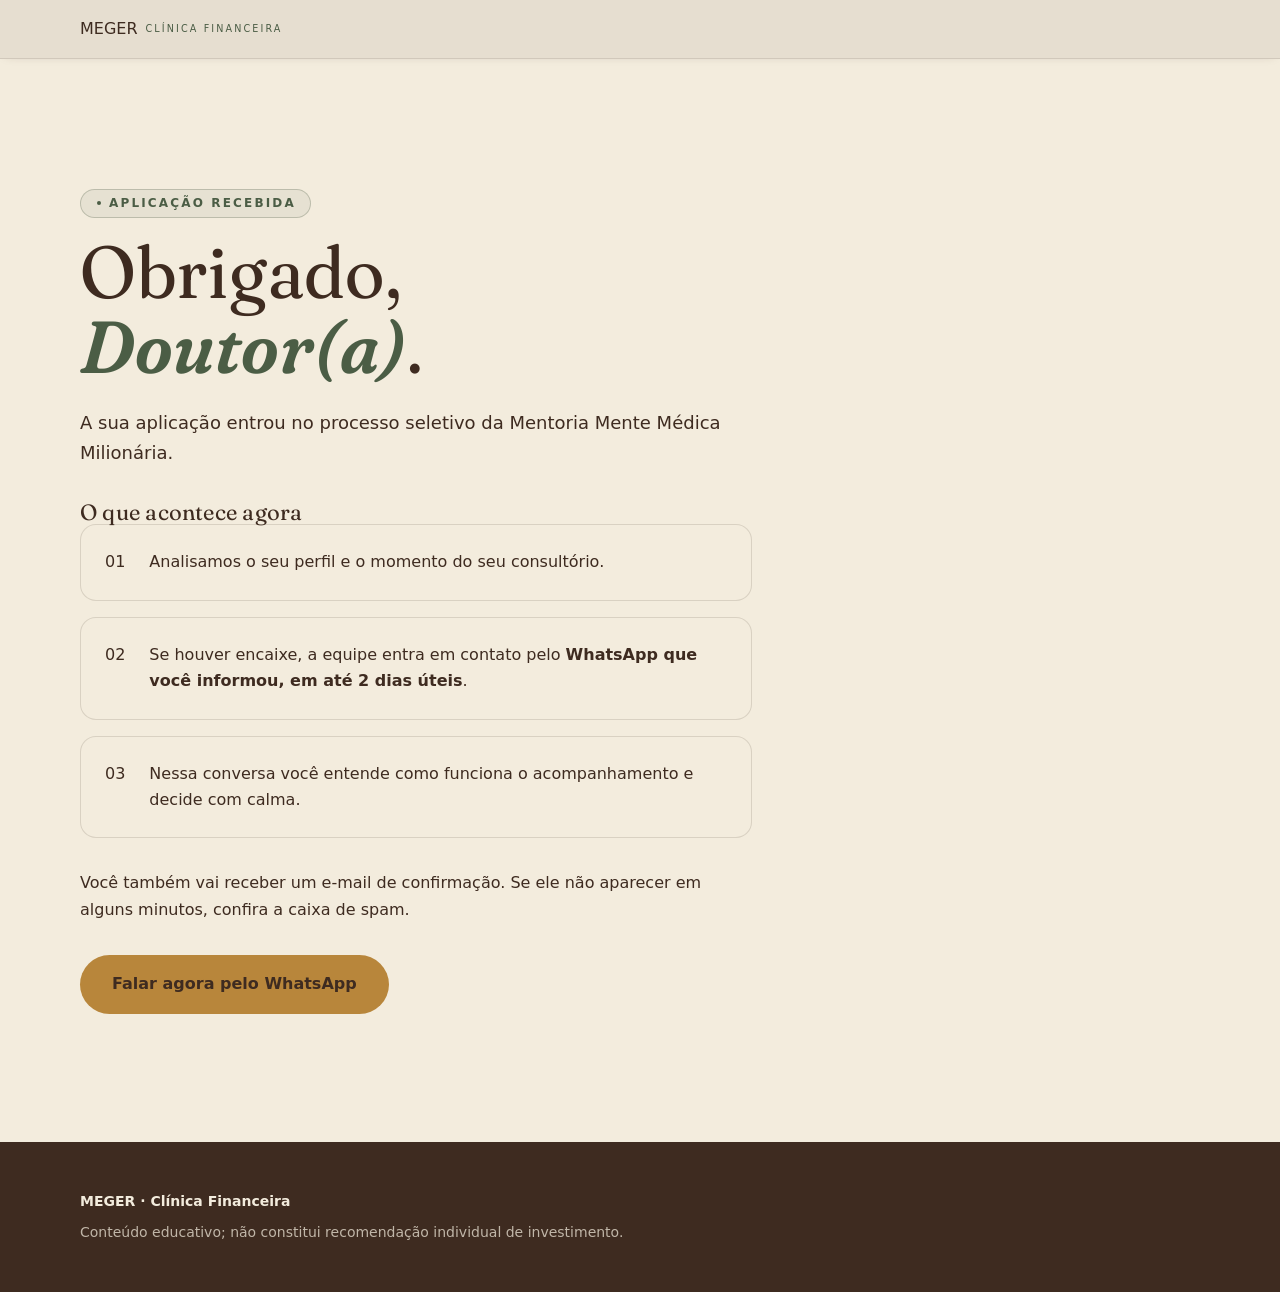
<file: obrigado.html>
<!doctype html>
<html lang="pt-BR">
<head>
<meta charset="utf-8">
<meta name="viewport" content="width=device-width, initial-scale=1">
<title>Aplicação recebida | MEGER</title>
<meta name="robots" content="noindex">
<link rel="preconnect" href="https://fonts.googleapis.com">
<link rel="preconnect" href="https://fonts.gstatic.com" crossorigin>
<link rel="stylesheet" href="https://fonts.googleapis.com/css2?family=Fraunces:ital,opsz,wght@0,9..144,300..700;1,9..144,300..700&display=swap">
<link rel="stylesheet" href="estilo.css">
</head>
<body>

<!-- Página de verdade, não estado de tela. A v1 trocava um `submitted` no React
     e dizia "aplicação recebida" sem ter recebido nada. Aqui só se chega depois
     de o webhook responder 200, o que significa: lead registrado e e-mail
     disparado. -->

<header class="topo">
  <div class="envelope topo__envelope">
    <a href="index.html" class="marca" aria-label="MEGER, Clínica Financeira">MEGER
      <span class="marca__descritor">Clínica Financeira</span>
    </a>
  </div>
</header>

<main>
  <section class="faixa" style="padding-block: var(--s-128)">
    <div class="envelope">
      <div class="medida">
        <p class="sobretitulo">Aplicação recebida</p>
        <h1 style="margin-block: var(--s-16) var(--s-24)">Obrigado, <em>Doutor(a)</em>.</h1>
        <p class="lide">A sua aplicação entrou no processo seletivo da Mentoria Mente Médica Milionária.</p>

        <div class="cartao" style="margin-top: var(--s-32)">
          <h3>O que acontece agora</h3>
          <div class="etapa" style="padding-top: var(--s-24)">
            <span class="etapa__selo" aria-hidden="true">01</span>
            <div><p>Analisamos o seu perfil e o momento do seu consultório.</p></div>
          </div>
          <div class="etapa">
            <span class="etapa__selo" aria-hidden="true">02</span>
            <div><p>Se houver encaixe, a equipe entra em contato pelo <strong>WhatsApp que você
              informou, em até 2 dias úteis</strong>.</p></div>
          </div>
          <div class="etapa">
            <span class="etapa__selo" aria-hidden="true">03</span>
            <div><p>Nessa conversa você entende como funciona o acompanhamento e decide com calma.</p></div>
          </div>
        </div>

        <p style="margin-top: var(--s-32)">Você também vai receber um e-mail de confirmação. Se ele não
          aparecer em alguns minutos, confira a caixa de spam.</p>

        <p style="margin-top: var(--s-32)">
          <a href="https://wa.me/5511941335119" class="botao">Falar agora pelo WhatsApp</a>
        </p>
      </div>
    </div>
  </section>
</main>

<footer class="rodape">
  <div class="envelope">
    <p><strong style="color: var(--creme)">MEGER · Clínica Financeira</strong></p>
    <p style="margin-top: var(--s-8)">Conteúdo educativo; não constitui recomendação individual de investimento.</p>
  </div>
</footer>

</body>
</html>
</file>
<file: estilo.css>
/* ==========================================================================
   LP Mentoria MMM — estilo do ativo.
   Direção: BASE CLARA + COR EM BLOCO + MOLDURA QUE ABRAÇA.
   --------------------------------------------------------------------------
   Consome os tokens por `ds/tokens/base.css`. PROIBIDO hex e px cru aqui:
   valor sem token é sinal de que falta token (padrao-design-system.md).

   TRÊS DECISÕES QUE ORGANIZAM ESTE ARQUIVO

   1. FUNDO É CREME. A paleta é declarada fechada em 5 cores e não tem preto;
      além disso, base clara conversa com o público (consultório médico). As
      outras quatro cores entram em BLOCO de seção, nunca como enfeite solto.

   2. A MOLDURA CURVA É A ESTRUTURA, não o cartão retangular. O manual descreve
      o símbolo como moldura que "abraça em vez de cercar" — `.arco` traz essa
      geometria para as imagens e para o selo. É o que faz a página ser desta
      marca e não de qualquer uma.

   3. SÍMBOLO E SELO ENTRAM COMO MÁSCARA (`mask-image`), recortados do deck.
      Assim eles se pintam com token e nunca com cor fora da paleta — o slide
      de usos incorretos proíbe exatamente isso ("não alterar cores
      inexistentes na paleta", "não aplicar sombra", "não usar outline").

   CONTRASTE DOS BLOCOS (calculado)
   marrom/creme 11,36 · creme/verde 6,05 · creme/marrom 11,36 ·
   marrom/dourado-claro 7,73 · dourado-texto/creme 5,29 · marrom/dourado 4,14.
   🚫 dourado sobre creme = 2,74 — nunca como texto.
   ========================================================================== */

@import "ds/tokens/base.css";

/* --- superfícies derivadas -----------------------------------------------
   Não são cores novas: a paleta segue fechada em 5. São as 5 misturadas entre
   si para resolver figura/fundo — mesmo recurso do `color-mix` já usado nas
   trilhas. `areia` afasta uma seção clara do creme puro sem virar bloco de
   cor cheio; `cartao-*` é a superfície de cartão dentro de cada contexto.
   Mesmo sistema já validado na `dna-financeiro`, a referência visual mais
   recente da conta (2026-08-06). */
:root {
  --areia:         color-mix(in srgb, var(--marrom)  5%, var(--creme));
  --areia-topo:    color-mix(in srgb, var(--marrom)  7%, var(--creme));
  --cartao-claro:  var(--creme);
  --cartao-verde:  color-mix(in srgb, var(--marrom) 30%, var(--verde));
  --cartao-marrom: color-mix(in srgb, var(--creme)   7%, var(--marrom));
  --cartao-dourado-claro: color-mix(in srgb, var(--marrom) 10%, var(--dourado-claro));
  --linha-cartao:  color-mix(in srgb, var(--marrom) 14%, transparent);

  /* H1 herdava `--lh-tight` (1,12): a 74px isso abre quase meia linha de vão
     entre as linhas do título do herói. Só para display de hero. */
  --lh-display: 1.02;
}

/* --- reset mínimo ------------------------------------------------------- */
*, *::before, *::after { box-sizing: border-box; }
body, h1, h2, h3, p, ul, ol, li, figure, figcaption, blockquote { margin: 0; padding: 0; }
ul, ol { list-style: none; }
img { max-width: 100%; display: block; }
html { scroll-behavior: smooth; }

body {
  font-family: var(--body);
  font-size: var(--fs-base);
  line-height: var(--lh-body);
  color: var(--marrom);
  background: var(--creme);
  -webkit-font-smoothing: antialiased;
}

/* --- estrutura ---------------------------------------------------------- */
.envelope { max-width: var(--coluna); margin-inline: auto; padding-inline: var(--gutter); position: relative; }
.medida { max-width: var(--measure); }
.faixa { padding-block: var(--s-96); position: relative; }
/* 🔴 CORRIGIDO (2026-08-06): faltava o `:not()` do LADO ESQUERDO do seletor.
   Como estava, QUALQUER `.faixa` clara — mesmo vindo logo depois de um bloco
   de cor — perdia o padding-top para --s-32, e era exatamente o caso do
   Diagnóstico (vem depois do bloco verde da frase-mãe): o conteúdo nascia
   colado na borda superior da seção. A intenção original só vale quando as
   DUAS seções são claras — duas seções de cor cheia seguidas não existem
   nesta página, mas se existirem, cada uma já tem ar INTERNO no padding do
   próprio bloco e não deve ceder nada. */
.faixa:not([class*="bloco--"]) + .faixa:not([class*="bloco--"]) { padding-top: var(--s-32); }

/* Seção de lista sobre uma superfície levemente distinta do creme puro do
   corpo — não é bloco de cor (não inverte a tinta), só o bastante para a
   seção parar de se confundir com a hero/o corpo. */
.bloco--areia { background: var(--areia); }

/* Cor em BLOCO: cada seção assume uma das quatro cores da marca, com o par de
   texto já resolvido. Não existe "um pouco de verde aqui" — é bloco ou não é. */
.bloco--verde  { background: var(--verde);  color: var(--text-on-dark); }
.bloco--marrom { background: var(--marrom); color: var(--text-on-dark); }
.bloco--dourado-claro { background: var(--dourado-claro); color: var(--marrom); }
.bloco--verde h1, .bloco--verde h2, .bloco--verde h3,
.bloco--marrom h1, .bloco--marrom h2, .bloco--marrom h3 { color: var(--creme); }
.bloco--verde p, .bloco--marrom p { color: var(--text-on-dark); }
.bloco--verde em, .bloco--marrom em { color: var(--dourado-claro); }

/* Badge, não linha solta. Fechada em pílula, ela lê como etiqueta da seção —
   o mesmo vocabulário das tags do deck — em vez de flutuar solta acima do
   título, que é o que fazia toda tagline da página ler no mesmo peso do
   título que vem embaixo dela.
   `padding-inline` assimétrico de propósito: `--tracking-eyebrow` (.18em)
   soma um vão fantasma DEPOIS da última letra; sem compensar isso o texto
   nasce visivelmente descentralizado dentro da pílula. */
.sobretitulo {
  display: inline-flex; align-items: center; gap: var(--s-8);
  padding: var(--s-4) calc(var(--s-16) - 0.18em) var(--s-4) var(--s-16);
  border: var(--traco) solid color-mix(in srgb, var(--verde) 28%, transparent);
  border-radius: var(--raio-pilula);
  background: color-mix(in srgb, var(--verde) 7%, transparent);
  font-size: var(--fs-xs); font-weight: var(--fw-bold);
  letter-spacing: var(--tracking-eyebrow); text-transform: uppercase;
  color: var(--verde);
}
/* `align-items: center`: o ponto acompanha o centro vertical do texto, não a
   primeira linha. Todo `.sobretitulo` desta página é de uma linha só (o
   texto mais longo cabe em telas de até 360px), então não há caso de quebra
   a proteger — se um `.sobretitulo` futuro quebrar em várias linhas, revisar
   este alinhamento antes de reintroduzir o nudge de topo. */
.sobretitulo::before {
  content: ""; width: var(--s-4); height: var(--s-4); flex: none;
  border-radius: 50%; background: currentColor;
}
/* Sobre bloco de cor cheia, a pílula escurece por dentro para o dourado-claro
   valer: 4,11 sobre verde/marrom crus não alcança o piso de texto pequeno
   (12px bold pede 4,5); com o fundo escurecido dá 5,86 sobre verde e 7,73
   sobre marrom (medidos no navegador). */
.bloco--verde .sobretitulo, .bloco--marrom .sobretitulo {
  color: var(--dourado-claro);
  border-color: color-mix(in srgb, var(--dourado-claro) 34%, transparent);
  background: color-mix(in srgb, var(--marrom) 55%, transparent);
}
.bloco--dourado-claro .sobretitulo {
  color: var(--marrom);
  border-color: color-mix(in srgb, var(--marrom) 30%, transparent);
  background: color-mix(in srgb, var(--creme) 55%, transparent);
}
/* Legenda de foto, não etiqueta de seção: a mesma pílula duas vezes na tela
   (uma para "Quem conduz", outra colada na legenda do retrato logo acima)
   lia como duas seções disputando o mesmo peso. A legenda perde a moldura e
   o ponto — vira crédito discreto, sem competir com o eyebrow de verdade. */
.sobretitulo.sobretitulo--simples {
  display: block; padding: 0; border: none; background: none;
  color: var(--dourado-claro);
}
.sobretitulo--simples::before { display: none; }

/* Tipografia em escala de display, com o tracking generoso que o manual liga
   ao pilar clareza — "nada apertado, cada letra com espaço para respirar". */
h1, h2, h3 {
  font-family: var(--display); font-weight: var(--fw-normal);
  line-height: var(--lh-tight); letter-spacing: var(--tracking-display);
  color: var(--marrom);
}
/* O RISCO DESTA PÁGINA, e é um só: os eixos variáveis da Fraunces.
   SOFT arredonda os terminais e WONK solta as pernas de g/y — exatamente o que o
   manual elogia na fonte ("as curvas suaves do E e do G trazem leveza e evitam o
   tom corporativo frio"). Uma Fraunces de prateleira não tem isso ligado; é o que
   separa esta página de qualquer outra que use a mesma fonte. Concentrado no H1 e
   na ênfase em itálico — o resto fica quieto. */
h1 {
  font-size: clamp(2.6rem, 6.5vw, 4.6rem);
  font-variation-settings: "SOFT" 45, "WONK" 1;
  line-height: var(--lh-display);
}
em, .enfase, .heroi__frase-mae { font-variation-settings: "SOFT" 70, "WONK" 1; }
h2 { font-size: clamp(1.9rem, 4vw, 3rem); margin-block: var(--s-16) var(--s-24); }
h3 { font-size: var(--fs-xl); }
em, .enfase { font-style: italic; font-weight: var(--fw-semibold); color: var(--verde); }

p + p { margin-top: var(--s-16); }
.lide { font-size: var(--fs-lg); }

/* --- símbolo e selo, por máscara ---------------------------------------- */
/* Pintados por `background-color`: sempre token, nunca cor de fora. */
.simbolo, .selo {
  display: inline-block;
  -webkit-mask-repeat: no-repeat; mask-repeat: no-repeat;
  -webkit-mask-position: center;  mask-position: center;
  -webkit-mask-size: contain;     mask-size: contain;
  background-color: currentColor;
}
.simbolo {
  -webkit-mask-image: url("assets/simbolo-mascara.png");
  mask-image: url("assets/simbolo-mascara.png");
  width: 1.6rem; aspect-ratio: 186 / 213;
}
.simbolo--grande { width: 5.5rem; }
.selo {
  -webkit-mask-image: url("assets/selo-mascara.png");
  mask-image: url("assets/selo-mascara.png");
  width: 7rem; aspect-ratio: 192 / 211;
}

/* --- moldura que abraça ------------------------------------------------- */
/* Arco no topo, base assentada: é a geometria do símbolo virada em recorte de
   imagem. Substitui o cartão retangular como elemento de composição. */
.arco { border-radius: 50% 50% var(--raio-lg) var(--raio-lg) / 38% 38% var(--raio-lg) var(--raio-lg); overflow: hidden; }

/* --- textura ------------------------------------------------------------ */
/* Recorte dos grafismos do deck (slides 33 e 36). Entra como transição entre
   blocos — é o "ar" da marca, não papel de parede atrás do texto. */
.transicao {
  height: var(--s-96); background-size: cover; background-position: center;
  background-image: url("assets/textura-marrom-dourado.webp");
}

/* --- botões ------------------------------------------------------------- */
/* Rótulo em MARROM sobre dourado: 4,14 — aprovado para UI/texto grande.
   Creme sobre dourado seria 2,74. */
.botao {
  display: inline-flex; align-items: center; justify-content: center;
  font-family: var(--body); font-size: var(--fs-base); font-weight: var(--fw-bold);
  padding: var(--s-16) var(--s-32);
  border: none; border-radius: var(--raio-pilula);
  background: var(--dourado); color: var(--marrom);
  cursor: pointer; text-decoration: none;
  transition: filter var(--transicao), transform var(--transicao);
}
.botao:hover { filter: brightness(1.06); transform: translateY(-2px); }
.botao--largo { width: 100%; }
.botao[disabled] { opacity: .6; cursor: progress; transform: none; }

/* --- botão secundário -----------------------------------------------------
   Usado onde o CTA não deve competir com o primário (specular-button) da
   hero/formulário: hoje, o cabeçalho. Sem preenchimento em repouso — só o
   stroke — e o dourado entra por trás no hover, de baixo pra cima. Mesmo
   componente da `dna-financeiro` (2026-08-06), trazido tal e qual. */
.botao--secundario {
  position: relative; overflow: hidden;
  gap: var(--s-8); padding: var(--s-8) var(--s-24);
  font-size: var(--fs-sm); font-weight: var(--fw-semibold); letter-spacing: .01em;
  background: transparent;
  /* Tinta em `--dourado-texto` (5,29 sobre creme), não em marrom cheio: o
     secundário precisa ceder evidência ao primário sem cair abaixo do piso. */
  color: var(--dourado-texto);
  border: var(--traco) solid color-mix(in srgb, var(--dourado) 55%, transparent);
  transition: color var(--transicao), border-color var(--transicao);
  z-index: 0;
}
.botao--secundario::before {
  content: ""; position: absolute; inset: 0; z-index: -1;
  /* Preenchimento do hover é `--dourado-texto`, NÃO `--dourado`: o rótulo aqui
     é 14px semibold, que é texto de CORPO para a WCAG (o piso de 18,66px bold
     não é alcançado). Marrom sobre `--dourado` é 4,14 e reprovaria; creme
     sobre `--dourado-texto` é 5,29 e passa. */
  background: var(--dourado-texto);
  transform: scaleY(0); transform-origin: bottom;
  transition: transform var(--transicao);
}
.botao--secundario:hover { filter: none; transform: none; color: var(--creme);
  border-color: var(--dourado-texto); }
.botao--secundario:hover::before { transform: scaleY(1); }
.bloco--verde .botao--secundario, .bloco--marrom .botao--secundario {
  color: var(--text-on-dark);
  border-color: color-mix(in srgb, var(--dourado-claro) 45%, transparent);
}
.bloco--verde .botao--secundario::before, .bloco--marrom .botao--secundario::before {
  background: var(--dourado-claro);
}
.bloco--verde .botao--secundario:hover, .bloco--marrom .botao--secundario:hover {
  color: var(--marrom); border-color: var(--dourado-claro);
}
@media (pointer: coarse) { .botao--secundario { min-height: 2.75rem; } }
@media (prefers-reduced-motion: reduce) { .botao--secundario::before { transition: none; } }

/* --- topo ------------------------------------------------------------------
   Header era creme sobre uma hero também creme, separados só por 1px: sticky
   e conteúdo liam como a MESMA superfície, e a barra perdia estatuto de nível
   acima. A separação sai de uma areia um passo mais funda que o corpo —
   figura/fundo, não cor de marca nova — mais a única elevação que o sistema
   autoriza (`--sombra-sutil`, "só quando for inevitável"; barra fixa sobre
   conteúdo rolante é o caso que ele descreve). */
.topo {
  position: sticky; top: 0; z-index: 20;
  background: var(--areia-topo);
  border-bottom: var(--traco) solid color-mix(in srgb, var(--marrom) 12%, transparent);
  box-shadow: var(--sombra-sutil);
}
.topo__envelope { display: flex; align-items: center; justify-content: space-between; gap: var(--s-16); padding-block: var(--s-16); }
/* No celular "Aplicar agora" quebrava em duas linhas dentro da pilula do topo e
   engordava o cabecalho fixo. O rotulo e o mesmo da hero de proposito (um nome
   por acao), entao quem cede e o respiro lateral, nao o texto. */
.topo .botao { white-space: nowrap; }
/* "CLINICA FINANCEIRA" tambem quebrava, o que somava uma terceira linha ao
   cabecalho FIXO -- 100px de topo grudado numa tela de 800px. */
.topo .marca__descritor { white-space: nowrap; }
@media (max-width: 30rem) { .topo .botao { padding-inline: var(--s-24); } }
.marca { display: flex; align-items: center; gap: var(--s-8); text-decoration: none; color: var(--marrom); }
/* Nome e descritor herdavam `--lh-body` (1,65): a 22px isso é 36px de caixa de
   linha para um glifo de ~28px, e o descritor abaixo nascia visualmente longe
   do wordmark. Com `line-height: 1` nos dois e só `--s-4` entre eles, o
   descritor senta logo abaixo do nome, do jeito que um lockup de marca gruda
   a tagline — o mesmo ajuste já validado na `dna-financeiro`. */
.marca__texto { display: flex; flex-direction: column; gap: var(--s-4); }
.marca__nome { font-family: var(--display); font-size: var(--fs-xl); line-height: 1; letter-spacing: .1em; }
.marca__descritor { display: block; font-family: var(--body); font-size: .6rem; line-height: 1; letter-spacing: .22em; text-transform: uppercase; color: var(--verde); }

/* --- herói --------------------------------------------------------------
   Bloco marrom-escuro (2026-08-06): a hero era creme igual ao resto do corpo
   e não se diferenciava de seção nenhuma. `.bloco--marrom` já resolve texto,
   `em`, `.sobretitulo` sozinho — só o botão primário (specular, cor própria
   via `data-sb`/`style`) fica de fora de propósito, como pedido. */
.heroi { padding-block: var(--s-64) var(--s-96); }
/* `stretch`, não `center`: o retrato passa a fechar a MESMA altura da coluna
   de texto, as duas colunas alinhando em cima e embaixo — só possível depois
   de tirar o selo que pendurava por baixo da figura (ver nota abaixo). */
.heroi__grade { display: grid; gap: var(--s-48); align-items: stretch; }
@media (min-width: 56rem) { .heroi__grade { grid-template-columns: 1.15fr .85fr; gap: var(--s-64); } }
.heroi h1 { margin-block: var(--s-24) var(--s-24); }
.heroi__figura { position: relative; }
.heroi__figura img { aspect-ratio: 4 / 5; width: 100%; height: auto; object-fit: cover; object-position: 50% 14%; }
/* `height: auto` é obrigatório, não higiene: o atributo `height` do elemento
   de imagem entra como hint de apresentação e vale como altura, e
   `aspect-ratio` só decide o tamanho quando UMA das dimensões é `auto`.
   `height: 100%` sozinho não casa as alturas: a imagem continua no fluxo e a
   altura intrínseca dela é o que estica a linha do grid. Tirando a imagem do
   fluxo (`absolute`) a altura da linha passa a ser decidida só pela coluna de
   texto, e a figura preenche o que sobrou — mesmo recurso da `dna-financeiro`. */
@media (min-width: 56rem) {
  .heroi__figura { height: 100%; min-height: 0; }
  .heroi__figura img { position: absolute; inset: 0; height: 100%; width: 100%; aspect-ratio: auto; }
}

/* --- diagnóstico: cartões fechados ---------------------------------------
   Eram filetes horizontais soltos sobre a mesma superfície da seção: os
   quatro pontos cegos liam como um texto único cortado, sem onde ancorar
   hover. Agora cada um é uma caixa fechada, sobre creme, dentro de uma seção
   de areia (`.bloco--areia`) — a diferença de superfície é o que faz o
   cartão existir sem precisar de sombra. Cada cartão tem hierarquia própria
   (título em verde + corpo) e uma cor de preenchimento diferente do fundo da
   seção, como pedido. */
.diagnostico { display: grid; gap: var(--s-24); margin-top: var(--s-48); }
@media (min-width: 48rem) { .diagnostico { grid-template-columns: repeat(2, 1fr); gap: var(--s-32); } }
.diagnostico li {
  position: relative; overflow: hidden;
  padding: var(--s-32);
  background: var(--cartao-claro);
  border: var(--traco) solid var(--linha-cartao);
  border-radius: var(--raio);
  transition: transform var(--transicao), border-color var(--transicao);
}
/* Filete que se desenha da esquerda no hover — o mesmo gesto em todo cartão
   da página, em vez de um efeito diferente por seção. */
.diagnostico li::after {
  content: ""; position: absolute; inset-inline: 0; top: 0;
  height: var(--traco-espesso); background: var(--verde);
  transform: scaleX(0); transform-origin: left;
  transition: transform var(--transicao);
}
.diagnostico li:hover {
  transform: translateY(calc(var(--s-4) * -1));
  border-color: color-mix(in srgb, var(--verde) 38%, transparent);
}
.diagnostico li:hover::after { transform: scaleX(1); }
.diagnostico h3 { margin: 0 0 var(--s-8); color: var(--verde); }

/* --- mecanismo: quatro blocos de cor ------------------------------------ */
.mecanismo { display: grid; gap: 0; margin-top: var(--s-48); }
@media (min-width: 48rem) { .mecanismo { grid-template-columns: repeat(2, 1fr); } }
.mecanismo > div { position: relative; padding: var(--s-48) var(--s-32); transition: filter var(--transicao), transform var(--transicao); }
.mecanismo > div:hover { filter: brightness(1.08); transform: translateY(calc(var(--s-4) * -1)); z-index: 1; }
.mecanismo p { font-size: var(--fs-sm); }
/* "O que é" e "o benefício" separados em duas linhas de hierarquia diferente
   — rótulo pequeno, maiúsculo e discreto acima; corpo no peso normal abaixo —
   em vez de um lead-in inline disputando a mesma frase. */
.mecanismo__rotulo {
  display: block; margin-bottom: var(--s-4);
  font-size: var(--fs-xs); font-weight: var(--fw-bold);
  letter-spacing: var(--tracking-eyebrow); text-transform: uppercase;
  opacity: .72;
}

/* --- etapas: cartões interativos ------------------------------------------
   Eram filetes horizontais soltos (`border-top`), sem onde ancorar hover.
   Mesmo tratamento de cartão do `.diagnostico`, com destaque no símbolo. */
.etapa {
  display: grid; grid-template-columns: auto 1fr; gap: var(--s-24);
  padding: var(--s-24); margin-top: var(--s-16);
  background: var(--cartao-claro);
  border: var(--traco) solid var(--linha-cartao);
  border-radius: var(--raio);
  align-items: start;
  transition: transform var(--transicao), border-color var(--transicao);
}
.etapa:first-of-type, .entrega__rotulo + .etapa { margin-top: 0; }
.etapa:hover {
  transform: translateY(calc(var(--s-4) * -1));
  border-color: color-mix(in srgb, var(--verde) 38%, transparent);
}
.etapa .simbolo { color: var(--verde); margin-top: .35rem; transition: transform var(--transicao); }
.etapa:hover .simbolo { transform: scale(1.15); }
.bloco--marrom .etapa { background: var(--cartao-marrom); border-color: var(--hairline-dark); }
.bloco--marrom .etapa .simbolo { color: var(--dourado-claro); }

/* --- autoridade --------------------------------------------------------- */
.autoridade { display: grid; gap: var(--s-48); align-items: center; }
@media (min-width: 56rem) { .autoridade { grid-template-columns: .8fr 1.2fr; gap: var(--s-64); } }
.autoridade__figura { position: relative; }
.autoridade__figura img { aspect-ratio: 4 / 5; max-height: 30rem; width: 100%; object-fit: cover; object-position: 54% center; filter: saturate(.68); }

/* --- critérios ---------------------------------------------------------- */
/* Seção própria, com fundo em bloco de cor (`.bloco--dourado-claro`, no HTML)
   em vez de creme igual ao resto — para não ler como continuação das seções
   vizinhas. Dentro dela, "Sim" é a caixa em primeiro plano: preenchimento
   sólido, invertido, para saltar sobre o dourado-claro. "Não" recua para
   segundo plano: mesma cor da seção, só que MAIS OPACA — não é "sem cor" (o
   que o tornaria transparente e sumiria sobre o próprio fundo), é um
   preenchimento distinto que se declara secundário pela opacidade, não pela
   ausência de cor. */
.criterios { display: grid; gap: var(--gap); margin-top: var(--s-32); }
@media (min-width: 48rem) { .criterios { grid-template-columns: repeat(2, 1fr); } }
.criterio { padding: var(--s-32); border-radius: var(--raio-lg); transition: transform var(--transicao), border-color var(--transicao), background var(--transicao); }
.criterio--sim { background: var(--marrom); color: var(--text-on-dark); }
.criterio--sim h3 { color: var(--creme); }
.criterio--sim .criterio__marca { color: var(--dourado-claro); }
.criterio--sim:hover { transform: translateY(calc(var(--s-4) * -1)); }
.criterio--nao {
  background: color-mix(in srgb, var(--marrom) 12%, transparent);
  border: var(--traco) solid color-mix(in srgb, var(--marrom) 18%, transparent);
  color: color-mix(in srgb, var(--marrom) 82%, transparent);
}
.criterio--nao h3 { color: color-mix(in srgb, var(--marrom) 82%, transparent); }
.criterio--nao:hover {
  border-color: color-mix(in srgb, var(--marrom) 32%, transparent);
  background: color-mix(in srgb, var(--marrom) 16%, transparent);
}
.criterio li { display: grid; grid-template-columns: auto 1fr; gap: var(--s-8); margin-bottom: var(--s-16); font-size: var(--fs-sm); }
.criterio__marca { font-weight: var(--fw-bold); }

/* --- aplicação: copy × formulário lado a lado --------------------------- */
/* A v2 empilhava numa coluna de 34rem e a seção terminava num paredão de campos.
   Lado a lado, a razão de existir fica visível enquanto se preenche. */
.aplicacao { display: grid; gap: var(--s-48); align-items: start; }
@media (min-width: 56rem) {
  .aplicacao { grid-template-columns: 1fr 1fr; gap: var(--s-96); }
  /* A copy é bem mais curta que o formulário; presa, ela acompanha o
     preenchimento em vez de sumir no topo. Mesmo recurso da lista de entregas.
     Só no desktop — no celular as duas viram pilha e sticky não faz sentido. */
  .aplicacao__copy { position: sticky; top: var(--s-96); }
}
.aplicacao__processo { margin-top: var(--s-32); display: grid; gap: var(--s-16); }
.aplicacao__processo li { display: grid; grid-template-columns: auto 1fr; gap: var(--s-16);
  align-items: start; font-size: var(--fs-sm); }
/* Símbolo é grafismo, não texto: sobre verde o dourado-claro dá 4,11, que passa
   o piso de 3,0 de elemento não textual. O TEXTO ao lado fica em creme (6,05) —
   `--text-on-dark-soft` reprovaria aqui (4,03), armadilha nº 5 da paleta. */
.bloco--verde .aplicacao__processo .simbolo { color: var(--dourado-claro); margin-top: .1rem; }

/* --- formulário --------------------------------------------------------- */
.formulario { display: grid; gap: var(--s-16); }
.campo { display: grid; gap: var(--s-8); }
.campo label { font-size: var(--fs-xs); font-weight: var(--fw-bold); letter-spacing: .08em; text-transform: uppercase; color: var(--dourado-claro); }
.campo input, .campo select {
  font-family: var(--body); font-size: var(--fs-base);
  padding: var(--s-16); width: 100%;
  color: var(--marrom); background: var(--creme);
  border: var(--traco) solid transparent; border-radius: var(--raio-sm);
}
.campo input:focus-visible, .campo select:focus-visible { outline: var(--traco-espesso) solid var(--dourado-claro); outline-offset: var(--s-4); }
.campo__erro { font-size: var(--fs-xs); color: var(--dourado-claro); min-height: 1.1em; font-weight: var(--fw-bold); }
.campo--invalido input, .campo--invalido select { box-shadow: inset 0 0 0 var(--traco-espesso) var(--fail); }

/* Dropdown com identidade própria, não o menu cru do navegador: some o
   chevron nativo (`appearance: none`) e desenha o nosso, na mesma tinta
   marrom da paleta — a "flecha" é a única coisa que se herda do sistema
   operacional, e mesmo ela agora é nossa. O SVG entra em data-URI porque é
   `background-image`, que não lê `var()`; a cor é a mesma de `--marrom`
   (#3E2B20) escrita por extenso só aqui, pelo mesmo motivo que o
   specular-button já hardcoda cor em atributo. */
.campo select {
  appearance: none; -webkit-appearance: none; -moz-appearance: none;
  padding-right: var(--s-48);
  background-image: url("data:image/svg+xml,%3Csvg xmlns='http://www.w3.org/2000/svg' viewBox='0 0 24 24' fill='none' stroke='%233E2B20' stroke-width='1.8' stroke-linecap='round' stroke-linejoin='round'%3E%3Cpath d='m6 9 6 6 6-6'/%3E%3C/svg%3E");
  background-repeat: no-repeat;
  background-position: right var(--s-16) center;
  background-size: 1rem;
  cursor: pointer;
}
.campo select:invalid { color: color-mix(in srgb, var(--marrom) 55%, transparent); }

/* Honeypot: fora da tela, mas não `display:none` — bot que lê CSS ignora o
   escondido e preenche o visível. */
.armadilha { position: absolute; left: -9999px; width: var(--traco); height: var(--traco); overflow: hidden; }

.consentimento { display: grid; grid-template-columns: auto 1fr; gap: var(--s-8); align-items: start; font-size: var(--fs-sm); }
/* Checkbox com identidade própria: o input nativo some (opacidade zero, mas
   ainda clicável/focável — acessibilidade não perde nada), e quem aparece é
   `.consentimento__marca`, pintada nos tokens da marca em vez do azul de
   sistema do navegador. */
.consentimento__caixa { position: relative; width: 1.15rem; height: 1.15rem; margin-top: .2rem; flex: none; }
.consentimento__caixa input { position: absolute; inset: 0; margin: 0; opacity: 0; cursor: pointer; }
.consentimento__marca {
  position: absolute; inset: 0; pointer-events: none;
  border: var(--traco-espesso) solid var(--hairline-dark);
  border-radius: var(--raio-sm);
  transition: background var(--transicao), border-color var(--transicao);
}
.consentimento__caixa input:checked ~ .consentimento__marca { background: var(--dourado); border-color: var(--dourado); }
.consentimento__caixa input:checked ~ .consentimento__marca::after {
  content: ""; position: absolute; left: 21%; top: 42%; width: .55rem; height: .3rem;
  border-left: var(--traco-espesso) solid var(--marrom); border-bottom: var(--traco-espesso) solid var(--marrom);
  transform: rotate(-45deg);
}
.consentimento__caixa input:focus-visible ~ .consentimento__marca { outline: var(--traco-espesso) solid var(--dourado-claro); outline-offset: var(--s-4); }
.campo--invalido .consentimento__marca { border-color: var(--fail); }

.aviso-envio { font-size: var(--fs-sm); padding: var(--s-16); border-radius: var(--raio-sm); }
.aviso-envio[hidden] { display: none; }
/* Borda inteira, não faixa lateral grossa: `border-left` espesso em cartão é o
   tell de UI gerada por IA que o detector do impeccable aponta. */
.aviso-envio--erro { background: var(--creme); border: var(--traco-espesso) solid var(--fail); color: var(--marrom); }

/* 🔴 DEFEITO CORRIGIDO EM 2026-07-30, achado ao montar a cópia de validação.
   A linha acima é (0,1,0) e `.bloco--verde p` é (0,1,1): dentro do bloco de
   aplicação, `p` VENCIA e a mensagem de erro saía creme sobre creme —
   contraste 1,00, invisível, sem uma linha no console. Medido no navegador.
   O tamanho do estrago: esta página inteira nasceu para consertar "falha
   silenciosa", e a falha do POST era literalmente invisível desde 29/07.
   Prefixar com o bloco (0,2,0) é o que faz a regra valer. Vale para qualquer
   aviso dentro de bloco de cor, por isso a regra é do `.aviso-envio`, não do
   modificador — variante nova nasce protegida. */
.bloco--verde .aviso-envio, .bloco--marrom .aviso-envio { color: var(--marrom); }

/* O link de saída herdava o azul cru do navegador (#0000EE) — cor que não
   existe na paleta fechada de 5 cores. Herda a tinta do aviso e se distingue
   pelo sublinhado, que é o canal acessível: cor sozinha não serve. */
.aviso-envio a { color: inherit; text-decoration: underline; }

/* --- rodapé ------------------------------------------------------------- */
.rodape { background: var(--marrom); color: var(--text-on-dark-soft); padding-block: var(--s-48); font-size: var(--fs-sm); }
.rodape strong { color: var(--creme); }
.rodape .selo { color: var(--dourado-claro); }

/* Mesmo layout de rodapé da `dna-financeiro`: selo + lockup de marca de um
   lado, redes do outro, em vez do bloco de texto solto que havia aqui. */
.rodape--completo { padding-block: var(--s-64) 0; }
.rodape__grade { display: grid; gap: var(--s-48); }
@media (min-width: 48rem) {
  .rodape__grade { grid-template-columns: minmax(0, 1.5fr) minmax(0, 1fr); gap: var(--s-64); align-items: start; }
}
.rodape__marca { display: grid; grid-template-columns: auto 1fr; gap: var(--s-24); align-items: start; }
.rodape__marca .selo { width: 4.5rem; }
.rodape__descricao { margin-top: var(--s-8); max-width: 44ch; }

/* Ícone sozinho obriga a adivinhar a rede — pílula com rótulo em vez de uma
   fileira nua de glifos, para quem enxerga também ler qual é qual. */
.rodape__redes { display: flex; flex-wrap: wrap; gap: var(--s-8); }
.rodape__rede {
  display: inline-flex; align-items: center; gap: var(--s-8);
  padding: var(--s-8) var(--s-16);
  border: var(--traco) solid var(--hairline-dark);
  border-radius: var(--raio-pilula);
  color: var(--text-on-dark); text-decoration: none;
  transition: background var(--transicao), border-color var(--transicao), color var(--transicao);
}
/* Dourado-claro é FUNDO aqui, com tinta marrom por cima (7,73) — nunca o
   contrário. */
.rodape__rede:hover { background: var(--dourado-claro); border-color: var(--dourado-claro); color: var(--marrom); }
.rodape__rede .icone { width: 1rem; height: 1rem; }
@media (pointer: coarse) { .rodape__rede { min-height: 2.75rem; } }

.rodape__base { margin-top: var(--s-48); padding-block: var(--s-24); border-top: var(--traco) solid var(--hairline-dark); }

/* --- revelação ------------------------------------------------------------
   Duração PRÓPRIA (.8s), mais longa que `--transicao` (.3s, o tempo de
   feedback de hover): a antiga usava a mesma curta dos dois, e a revelação
   terminava de tocar enquanto o elemento ainda estava subindo pela tela —
   quem rolava via o texto já parado, nunca o movimento acontecer. A variável
   `--revela-atraso` é escrita por `revela.js`, uma por elemento, conforme a
   posição entre os irmãos que também têm `[data-revela]` — é o que faz
   badge → título → texto entrarem em cascata, e os cards de uma grade
   entrarem um a um. Tem que vir DEPOIS da shorthand `transition`: a shorthand
   zera qualquer sub-propriedade que não liste, delay incluso. */
[data-revela] {
  opacity: 0; transform: translateY(1.75rem);
  transition: opacity .8s cubic-bezier(.16, 1, .3, 1), transform .8s cubic-bezier(.16, 1, .3, 1);
  transition-delay: var(--revela-atraso, 0s);
}
[data-revela].dentro { opacity: 1; transform: none; }

/* --- números (dentro da seção PROVA, bloco marrom) ---------------------- */
/* Duas versões caíram antes: faixa solta em creme chapado (reprovada) e
   pendurada na tese, em verde. Agora vivem onde pertencem — no bloco `Prova`.
   ✅ Em MARROM o numeral dourado-claro dá 7,73, o melhor par da paleta. Em verde
   dava 4,11 e só passava por ser display ≥ 48px.
   ⚠️ Seletor com o bloco na frente DE PROPÓSITO: `.numeros__valor` sozinho é
   (0,1,0) e perde para `.bloco--marrom p` (0,1,1), que pinta todo p de creme.
   Sem isto o numeral sai creme e some na hierarquia — já aconteceu uma vez. */
/* Cada número dentro do próprio cartão. 🔴 CORRIGIDO (2026-08-06): a versão
   anterior usava `flex` com largura individual por conteúdo — o cartão
   reservado (bem mais curto) ficava estreito, e as três colunas não batiam
   com a grade de `.prova-slots` (`repeat(3, 1fr)`) logo abaixo, na mesma
   seção. Mesma grade, mesmo `gap`, para os dois grupos de cartões alinharem
   como uma coluna só, não dois ritmos diferentes empilhados. */
.numeros { list-style: none; display: grid; gap: var(--s-24); margin-top: var(--s-48);
  padding-top: var(--s-32); border-top: var(--traco) solid var(--hairline-dark); }
@media (min-width: 48rem) { .numeros { grid-template-columns: repeat(3, 1fr); } }
.numeros__item {
  padding: var(--s-32);
  background: var(--cartao-marrom);
  border: var(--traco) solid var(--hairline-dark);
  border-radius: var(--raio);
  transition: transform var(--transicao), border-color var(--transicao);
}
.numeros__item:hover {
  transform: translateY(calc(var(--s-4) * -1));
  border-color: color-mix(in srgb, var(--dourado-claro) 55%, transparent);
}
.bloco--marrom .numeros__valor, .bloco--verde .numeros__valor {
  font-family: var(--display); font-size: clamp(3.2rem, 8vw, 4.6rem); line-height: .85;
  color: var(--dourado-claro); font-variation-settings: "SOFT" 45, "WONK" 1; }
.numeros__mais { font-size: .5em; vertical-align: super; }
.numeros__rotulo { margin-top: var(--s-8); font-weight: var(--fw-semibold); }
.numeros__nota { font-size: var(--fs-sm); margin-top: var(--s-4); color: var(--text-on-dark); }

/* --- entrega: lista × maquetes ------------------------------------------- */
/* A divisão "na entrada" × "todos os meses" substitui o numeral 01–05 da v1:
   só o diagnóstico é etapa, os outros quatro são simultâneos. */
.entrega { display: grid; gap: var(--s-64); align-items: start; }
@media (min-width: 56rem) {
  .entrega { grid-template-columns: 1fr 1fr; }
  /* A coluna das maquetes e ~400px mais alta que a lista, o que deixava meia
     tela de creme vazio a esquerda enquanto a terceira maquete passava. A lista
     fica presa: o entregavel continua legivel enquanto a maquete dele desfila.
     So no desktop -- no celular as duas viram uma pilha e sticky nao faz sentido. */
  .entrega__lista { position: sticky; top: var(--s-96); }
}
.entrega__rotulo { font-family: var(--body); font-size: var(--fs-xs); text-transform: uppercase;
  letter-spacing: var(--tracking-eyebrow); color: var(--dourado-texto);
  margin-top: var(--s-48); margin-bottom: var(--s-8); }
.entrega__rotulo:first-child { margin-top: 0; }

/* --- maquetes ------------------------------------------------------------- */
/* Tangibilizam o entregável. São ILUSTRAÇÃO (`aria-hidden` no HTML) e por isso
   não carregam informação que só exista nelas. Sem sombra — a regra da marca
   separa plano por COR, não por elevação; aqui quem dá profundidade é a escada
   para a direita no desktop (cada maquete recua mais), e no celular é pilha.
   NÃO sobrepor: cada maquete tem legenda embaixo, e sobreposição a cobriria. */
.maquetes { display: grid; gap: var(--s-32); }
.maquete { margin: 0; }
.maquete__legenda { font-size: var(--fs-sm); margin-top: var(--s-16);
  color: color-mix(in srgb, var(--marrom) 76%, transparent); }
@media (min-width: 56rem) {
  .maquetes { gap: var(--s-48); }
  /* Escada de 24 em 24, passo uniforme para o recuo ler como escada e não como
     desalinho. `.maquete--plano` é a primeira e não recua — por isso não tem
     regra aqui; a classe fica como identificador da peça, igual às outras duas,
     e não é resto de código removido. */
  .maquete--nave { margin-left: var(--s-24); }
  .maquete--fone { margin-left: var(--s-48); }
}
.maquete__etiqueta { font-size: var(--fs-xs); text-transform: uppercase;
  letter-spacing: var(--tracking-eyebrow); margin-bottom: var(--s-16); }

/* ⚠️ O painel marrom do DIAGNÓSTICO saiu em 30/07 (seção pesada demais com
   quatro peças), e com ele todo o CSS de `__corpo`/`__linha`/`__valor`/`__marca`.
   Removido em vez de comentado: regra órfã é lixo que o próximo leitor tenta
   entender. O histórico está no git e no README. */

/* maquetes 1 e 2 · as duas telas de produto (planejamento e área de membros).
   Compartilham `__janela`/`__barra`: o que muda entre elas é só o recuo da escada.
   Branco aqui é legítimo: superfície de UI, não fundo
   de peça. Sem domínio na barra — `app.<algo>` não existe e não se inventa. */
.maquete__janela { background: var(--white); border-radius: var(--raio-lg); overflow: hidden; }
.maquete__barra { background: var(--marrom); display: flex; align-items: center; gap: var(--s-8);
  padding: var(--s-8) var(--s-16); }
.maquete__ponto { width: .5rem; height: .5rem; border-radius: 50%; background: var(--text-on-dark-soft); }
.maquete__aba { margin-left: var(--s-8); font-size: var(--fs-xs); color: var(--text-on-dark);
  text-transform: uppercase; letter-spacing: var(--tracking-eyebrow); }
/* O print entra dentro da moldura de navegador. O `overflow: hidden` do
   `.maquete__janela` é o que faz o canto arredondado valer para a imagem. */
.maquete__janela img { width: 100%; height: auto; display: block; }

/* maquete 4 · a comunidade. A segunda voz é a do LEITOR, não um cliente
   fictício: depoimento em maquete seria prova fabricada. */
.maquete__aparelho { background: var(--verde); color: var(--text-on-dark);
  border-radius: var(--raio-lg); padding: var(--s-24); }
.maquete__aparelho .maquete__etiqueta { color: var(--text-on-dark); }
.bolha { background: color-mix(in srgb, var(--creme) 8%, transparent); border-radius: var(--raio);
  padding: var(--s-16); font-size: var(--fs-sm); margin-top: var(--s-8); max-width: 88%; }
.bolha--eu { background: var(--dourado-claro); color: var(--marrom); margin-left: auto; }
.bolha__autor { display: block; font-size: var(--fs-xs); font-weight: var(--fw-semibold);
  color: var(--text-on-dark); margin-bottom: var(--s-4); }
.maquete__digitando { display: flex; gap: var(--s-4); margin-top: var(--s-16); }
.maquete__digitando span { width: .375rem; height: .375rem; border-radius: 50%;
  background: var(--text-on-dark-soft); animation: pulsa 1.4s ease-in-out infinite; }
.maquete__digitando span:nth-child(2) { animation-delay: .2s; }
.maquete__digitando span:nth-child(3) { animation-delay: .4s; }
@keyframes pulsa { 0%, 100% { opacity: .35; } 50% { opacity: 1; } }

/* --- prova: depoimentos --------------------------------------------------
   Substituiu os `.slot` de reserva (layout de aprovação) pelos 3 depoimentos
   reais em 2026-08-11. Cartão sobre o marrom cheio da seção: mesmo par
   `--cartao-marrom` / `--hairline-dark` do `.etapa`, para não introduzir uma
   terceira superfície de cartão na página.
   HORIZONTAL, um por linha (2026-08-11, pedido do Ricardo): a grade de 3
   colunas fazia cada depoimento virar uma coluna estreita e alta, ruim para
   texto corrido longo. Agora é uma lista de largura cheia — cada cartão
   ocupa 100% do `.envelope` (mesma margem da seção) — com o crédito como
   coluna fixa ao lado da citação a partir do breakpoint de tablet. */
.prova-slots { display: grid; gap: var(--s-24); width: 100%; margin-top: var(--s-48); }
.depoimento {
  display: grid; gap: var(--s-16); width: 100%;
  background: var(--cartao-marrom); border: var(--traco) solid var(--hairline-dark);
  border-radius: var(--raio-lg); padding: var(--s-32);
}
.depoimento blockquote { display: grid; gap: var(--s-16); margin: 0; }
.depoimento blockquote p { font-size: var(--fs-sm); color: var(--text-on-dark); }
.depoimento blockquote p:first-of-type::before { content: "“"; color: var(--dourado-claro); }
.depoimento blockquote p:last-of-type::after { content: "”"; color: var(--dourado-claro); }
.depoimento figcaption {
  padding-top: var(--s-16); border-top: var(--traco) solid var(--hairline-dark);
  font-weight: var(--fw-bold); letter-spacing: .01em; color: var(--dourado-claro);
}
/* A partir daqui cabe crédito + citação lado a lado sem espremer nenhum dos
   dois: coluna do crédito com largura fixa, citação preenche o resto. */
@media (min-width: 48rem) {
  .depoimento {
    grid-template-columns: 12rem 1fr; grid-template-areas: "credito citacao"; align-items: start;
  }
  .depoimento blockquote { grid-area: citacao; }
  .depoimento figcaption {
    grid-area: credito; padding-top: 0; border-top: none;
    border-right: var(--traco) solid var(--hairline-dark); padding-right: var(--s-24);
  }
}

/* Botão de prova social: sempre centralizado, independente de quantos
   depoimentos existirem acima — não é aliado a nenhuma coluna da grade. */
.prova-cta { margin-top: var(--s-48); text-align: center; }

@media (prefers-reduced-motion: reduce) {
  html { scroll-behavior: auto; }
  [data-revela] { opacity: 1 !important; transform: none !important; transition: none !important; }
  .botao:hover { transform: none; }
  .maquete__digitando span { animation: none; opacity: .6; }
  .diagnostico li:hover,
  .etapa:hover,
  .numeros__item:hover,
  .criterio:hover,
  .mecanismo > div:hover { transform: none; }
  .etapa:hover .simbolo { transform: none; }
  .mecanismo > div:hover { filter: none; }
}

/* GERADO por publicar.mjs (cópia de validação) — não existe no ativo de origem. */
.aviso-envio--validacao { background: var(--creme);
  border: var(--traco-espesso) solid var(--dourado); }
</file>
<file: assets/specular-button.css>
/* SpecularButton (React Bits) — CSS port.
   Classes e custom properties seguem o componente original 1:1; a única
   mudança é tipografia (herda as fontes/pesos da marca em vez do genérico
   "500 / inherit" do original) para o botão não destoar do resto do site. */

.specular-button {
  --sb-radius: 18px;
  --sb-tint: #ffffff;
  --sb-tint-opacity: 0;
  --sb-blur: 0px;
  --sb-text-color: #f5f5f5;

  position: relative;
  display: inline-flex;
  align-items: center;
  justify-content: center;
  border: none;
  margin: 0;
  font-family: var(--body, inherit);
  font-weight: var(--fw-bold, 700);
  letter-spacing: 0.01em;
  line-height: 1;
  color: var(--sb-text-color);
  background: color-mix(in srgb, var(--sb-tint) calc(var(--sb-tint-opacity) * 100%), transparent);
  border-radius: var(--sb-radius);
  backdrop-filter: blur(var(--sb-blur));
  -webkit-backdrop-filter: blur(var(--sb-blur));
  box-shadow:
    inset 0 1px 0 rgba(255, 255, 255, 0.04),
    0 8px 24px rgba(0, 0, 0, 0.25);
  cursor: pointer;
  outline: none;
  text-decoration: none;
  /* `var(--transicao)` é o MESMO token que todo hover do site usa (botões,
     cards, tabela — ver estilo.css): ease-out sem overshoot. A primeira
     tentativa usou uma curva com leve overshoot (control point acima de 1) e
     o próprio scanner do impeccable marcou como "slop" — datado, e contradiz
     uma marca cujo manual já bane sombra pesada e urgência artificial. O
     crescimento sutil (3,5%) já registra a intenção sem precisar de um pico
     passando do tamanho final.
     Sem fallback: este componente já roda dentro do site, que sempre define
     o token — diferente de `--body`/`--fw-bold` acima, que precisam de
     fallback genérico por serem, em tese, reaproveitáveis fora dele. */
  transition: transform var(--transicao, .2s cubic-bezier(.16, 1, .3, 1));
}

/* Cresce ~3,5%: perceptível sem deslocar o layout ao redor (o `.specular-button__fx`
   já tem `inset: -20px` de sobra, então o halo do brilho não corta na borda do
   canvas durante o crescimento). `:active` vem DEPOIS na cascata de propósito —
   mesma especificidade, então ele vence sobre `:hover` enquanto o botão está
   pressionado, e o clique continua "afundando" em vez de crescer. */
.specular-button:hover {
  transform: scale(1.035);
}

.specular-button:active {
  transform: scale(0.97);
}

.specular-button:disabled:hover,
.specular-button[aria-disabled="true"]:hover {
  transform: none;
}

.specular-button:focus-visible {
  outline: 2px solid color-mix(in srgb, var(--sb-text-color) 60%, transparent);
  outline-offset: 3px;
}

.specular-button:disabled,
.specular-button[aria-disabled="true"] {
  opacity: 0.55;
  cursor: default;
}

.specular-button:disabled:active,
.specular-button[aria-disabled="true"]:active {
  transform: none;
}

.specular-button--sm {
  font-size: 0.85rem;
  padding: 10px 22px;
}

.specular-button--md {
  font-size: 1rem;
  padding: 14px 30px;
}

.specular-button--lg {
  font-size: 1.15rem;
  padding: 18px 40px;
}

/* Canvas extends past the button so the rim glow can bleed outside the edge */
.specular-button__fx {
  position: absolute;
  inset: -20px;
  pointer-events: none;
  z-index: 1;
}

.specular-button__fx canvas {
  display: block;
  width: 100%;
  height: 100%;
}

.specular-button__label {
  position: relative;
  z-index: 2;
}

@media (prefers-reduced-motion: reduce) {
  .specular-button__fx { display: none; }
  .specular-button { transition: none; }
  .specular-button:hover { transform: none; }
}
</file>
